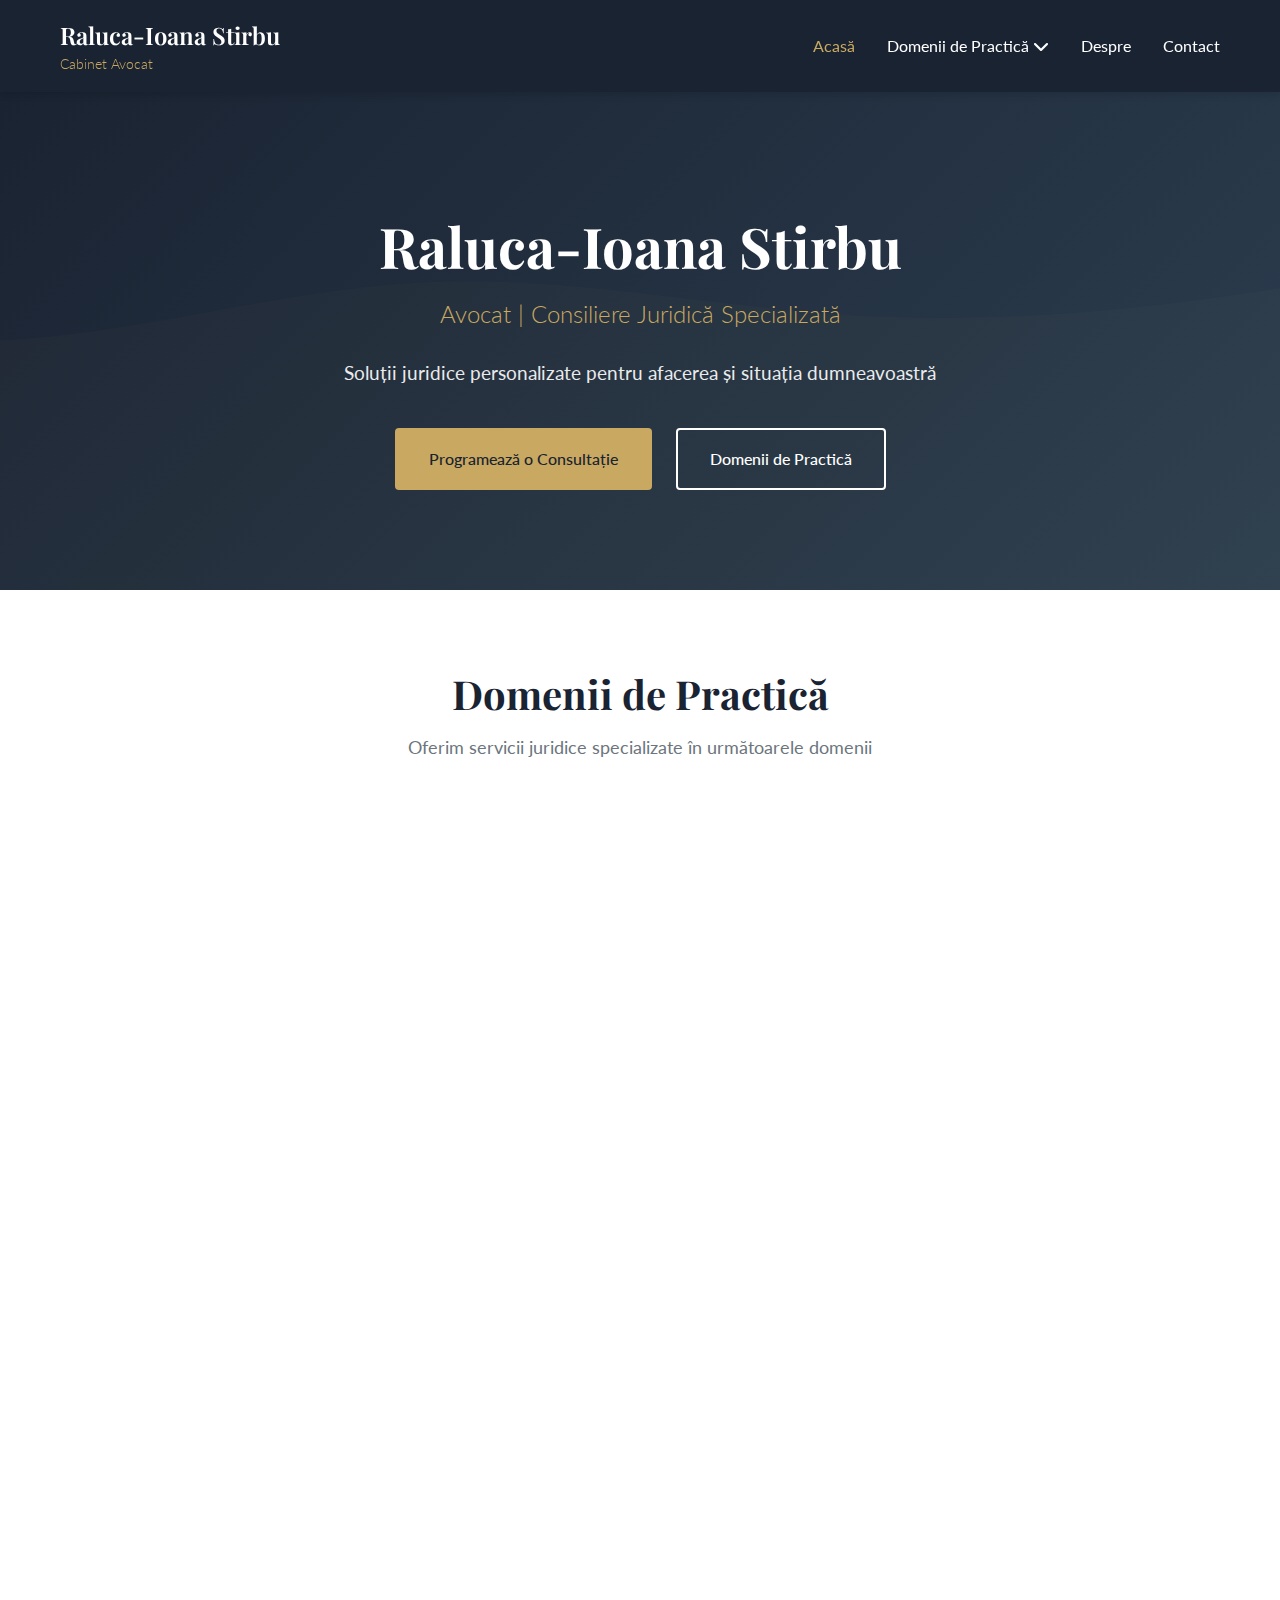
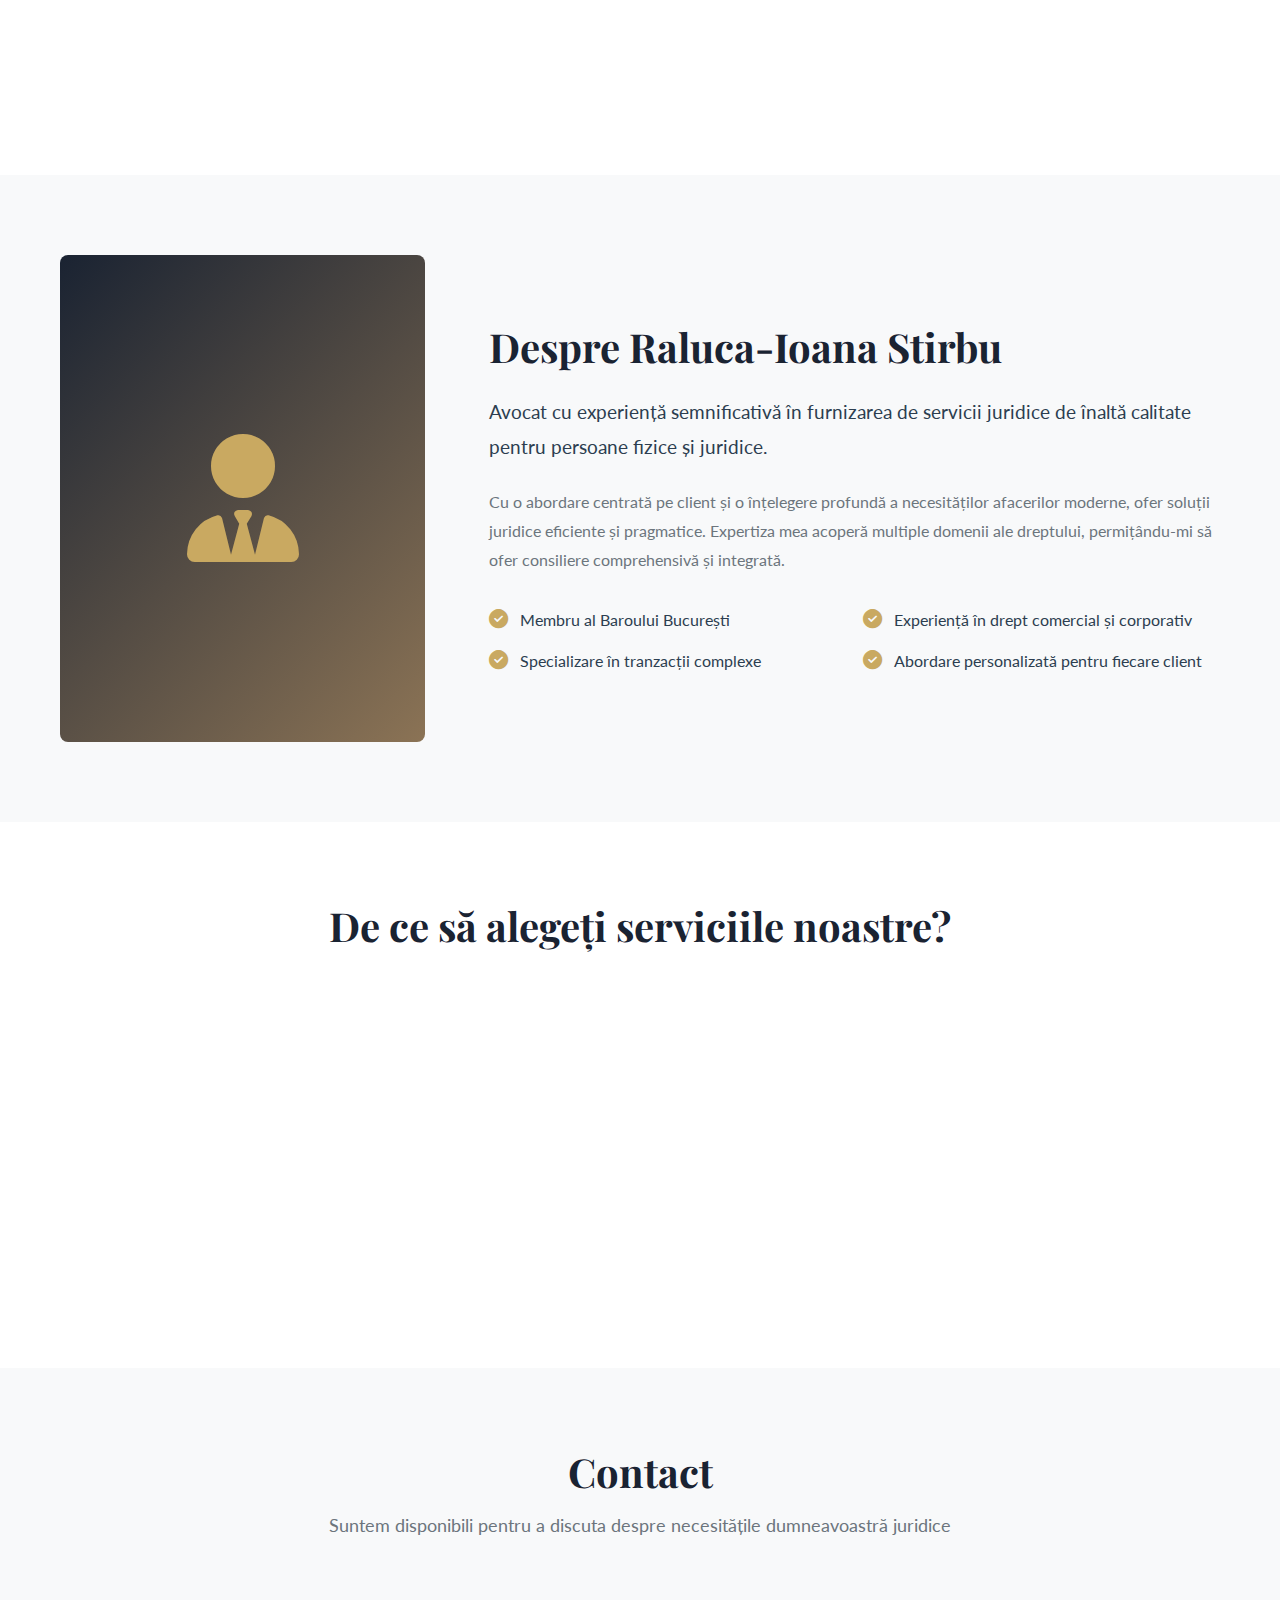
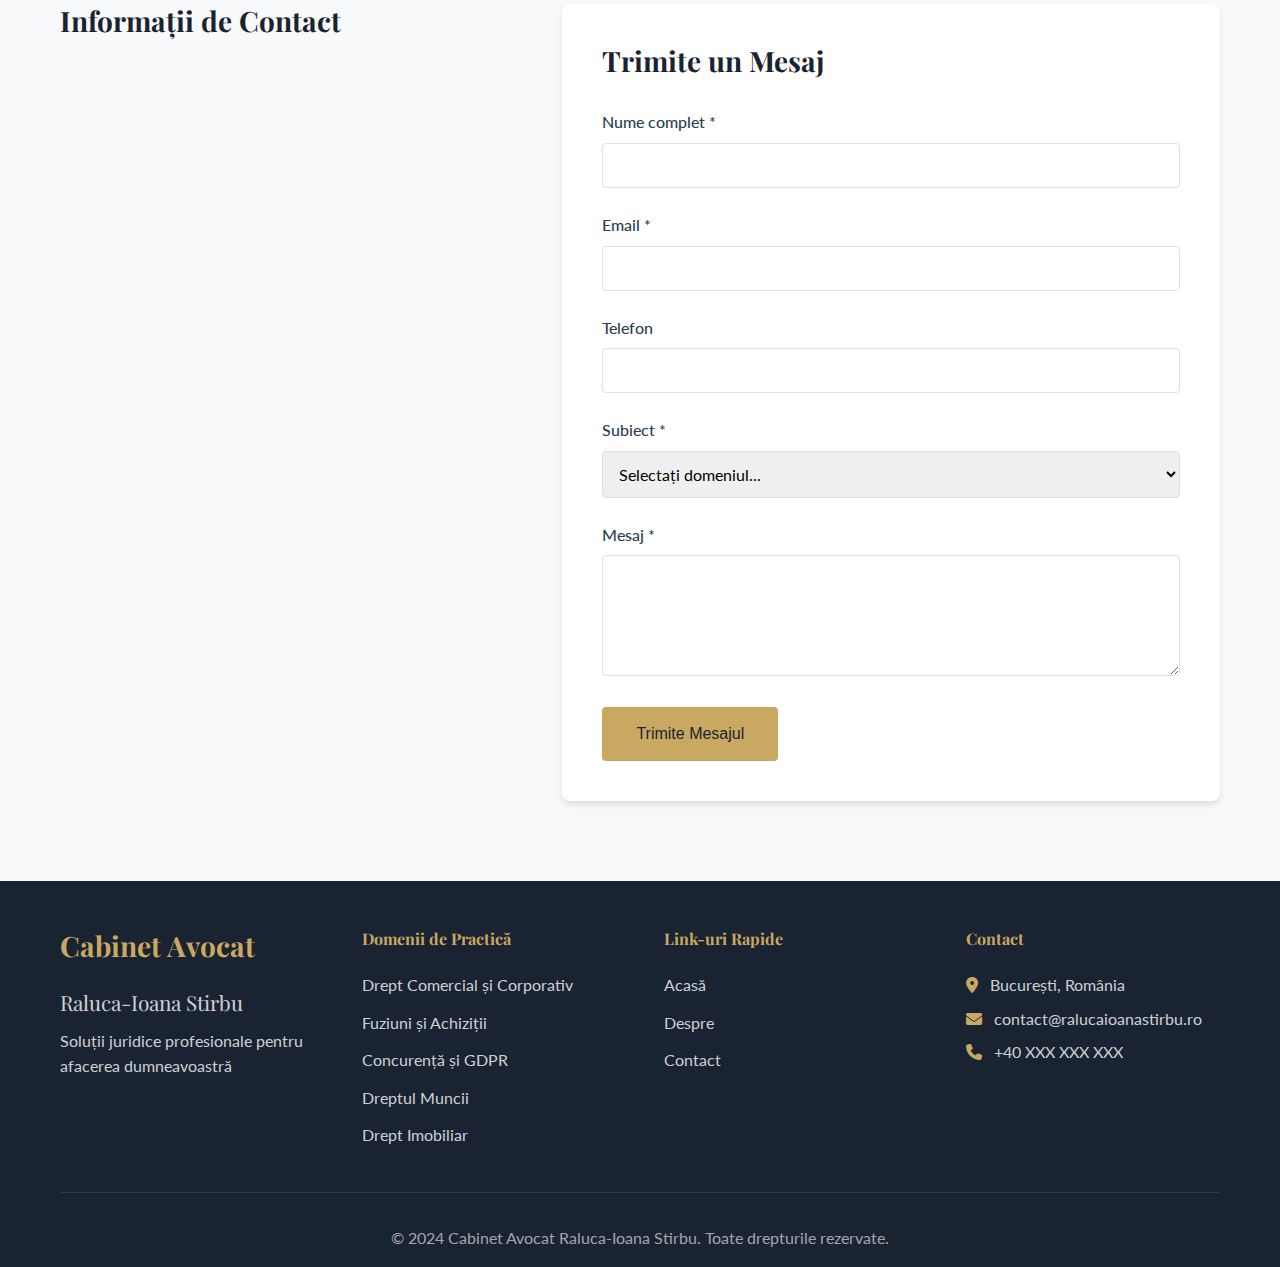
<file: index.html>
<!DOCTYPE html>
<html lang="ro">
<head>
    <meta charset="UTF-8">
    <meta name="viewport" content="width=device-width, initial-scale=1.0">
    <meta name="description" content="Cabinet Avocat Raluca-Ioana Stirbu - Servicii juridice specializate în drept comercial, corporativ, fuziuni și achiziții, GDPR, dreptul muncii și drept imobiliar.">
    <meta name="keywords" content="avocat, bucuresti, drept comercial, drept corporativ, fuziuni achizitii, GDPR, dreptul muncii, drept imobiliar">
    <title>Cabinet Avocat Raluca-Ioana Stirbu</title>
    <link rel="stylesheet" href="css/style.css">
    <link rel="preconnect" href="https://fonts.googleapis.com">
    <link rel="preconnect" href="https://fonts.gstatic.com" crossorigin>
    <link href="https://fonts.googleapis.com/css2?family=Playfair+Display:wght@400;500;600;700&family=Lato:wght@300;400;700&display=swap" rel="stylesheet">
    <link rel="stylesheet" href="https://cdn.jsdelivr.net/npm/@fortawesome/fontawesome-free@6.4.0/css/all.min.css">
</head>
<body>
    <!-- Navigation -->
    <nav class="navbar" id="navbar">
        <div class="container">
            <div class="nav-wrapper">
                <a href="index.html" class="logo">
                    <span class="logo-text">Raluca-Ioana Stirbu</span>
                    <span class="logo-subtitle">Cabinet Avocat</span>
                </a>
                <button class="mobile-menu-toggle" id="mobileMenuToggle" aria-label="Toggle menu">
                    <span></span>
                    <span></span>
                    <span></span>
                </button>
                <ul class="nav-menu" id="navMenu">
                    <li><a href="index.html" class="active">Acasă</a></li>
                    <li class="dropdown">
                        <a href="#practice-areas">Domenii de Practică <i class="fas fa-chevron-down"></i></a>
                        <ul class="dropdown-menu">
                            <li><a href="drept-comercial.html">Drept Comercial și Corporativ</a></li>
                            <li><a href="fuziuni-achizitii.html">Fuziuni și Achiziții</a></li>
                            <li><a href="concurenta-gdpr.html">Concurență și GDPR</a></li>
                            <li><a href="dreptul-muncii.html">Dreptul Muncii</a></li>
                            <li><a href="drept-imobiliar.html">Drept Imobiliar</a></li>
                        </ul>
                    </li>
                    <li><a href="#about">Despre</a></li>
                    <li><a href="#contact">Contact</a></li>
                </ul>
            </div>
        </div>
    </nav>

    <!-- Hero Section -->
    <section class="hero">
        <div class="hero-overlay"></div>
        <div class="container">
            <div class="hero-content">
                <h1 class="hero-title">Raluca-Ioana Stirbu</h1>
                <p class="hero-subtitle">Avocat | Consiliere Juridică Specializată</p>
                <p class="hero-description">
                    Soluții juridice personalizate pentru afacerea și situația dumneavoastră
                </p>
                <div class="hero-buttons">
                    <a href="#contact" class="btn btn-primary">Programează o Consultație</a>
                    <a href="#practice-areas" class="btn btn-secondary">Domenii de Practică</a>
                </div>
            </div>
        </div>
    </section>

    <!-- Practice Areas Overview -->
    <section id="practice-areas" class="practice-areas">
        <div class="container">
            <div class="section-header">
                <h2>Domenii de Practică</h2>
                <p>Oferim servicii juridice specializate în următoarele domenii</p>
            </div>
            <div class="practice-grid">
                <div class="practice-card">
                    <div class="practice-icon">
                        <i class="fas fa-briefcase"></i>
                    </div>
                    <h3>Drept Comercial și Corporativ</h3>
                    <p>Consiliere juridică pentru înființarea și administrarea societăților comerciale, contracte comerciale și conformitate legală.</p>
                    <a href="drept-comercial.html" class="practice-link">
                        Detalii <i class="fas fa-arrow-right"></i>
                    </a>
                </div>

                <div class="practice-card">
                    <div class="practice-icon">
                        <i class="fas fa-handshake"></i>
                    </div>
                    <h3>Fuziuni și Achiziții</h3>
                    <p>Asistență juridică în tranzacții complexe, due diligence, negociere și implementare de operațiuni M&A.</p>
                    <a href="fuziuni-achizitii.html" class="practice-link">
                        Detalii <i class="fas fa-arrow-right"></i>
                    </a>
                </div>

                <div class="practice-card">
                    <div class="practice-icon">
                        <i class="fas fa-shield-alt"></i>
                    </div>
                    <h3>Concurență și GDPR</h3>
                    <p>Consultanță în legislația concurenței și protecția datelor cu caracter personal, implementare GDPR.</p>
                    <a href="concurenta-gdpr.html" class="practice-link">
                        Detalii <i class="fas fa-arrow-right"></i>
                    </a>
                </div>

                <div class="practice-card">
                    <div class="practice-icon">
                        <i class="fas fa-users"></i>
                    </div>
                    <h3>Dreptul Muncii</h3>
                    <p>Asistență juridică în relațiile de muncă, contracte individuale și colective, litigii și conformitate HR.</p>
                    <a href="dreptul-muncii.html" class="practice-link">
                        Detalii <i class="fas fa-arrow-right"></i>
                    </a>
                </div>

                <div class="practice-card">
                    <div class="practice-icon">
                        <i class="fas fa-home"></i>
                    </div>
                    <h3>Drept Imobiliar</h3>
                    <p>Consultanță juridică în tranzacții imobiliare, verificări cadastrale, contracte și litigii imobiliare.</p>
                    <a href="drept-imobiliar.html" class="practice-link">
                        Detalii <i class="fas fa-arrow-right"></i>
                    </a>
                </div>

                <div class="practice-card practice-card-highlight">
                    <div class="practice-icon">
                        <i class="fas fa-gavel"></i>
                    </div>
                    <h3>Consultanță Personalizată</h3>
                    <p>Fiecare caz este unic. Oferim soluții juridice adaptate specific nevoilor dumneavoastră.</p>
                    <a href="#contact" class="practice-link">
                        Contactați-ne <i class="fas fa-arrow-right"></i>
                    </a>
                </div>
            </div>
        </div>
    </section>

    <!-- About Section -->
    <section id="about" class="about">
        <div class="container">
            <div class="about-content">
                <div class="about-image">
                    <div class="image-placeholder">
                        <i class="fas fa-user-tie"></i>
                    </div>
                </div>
                <div class="about-text">
                    <h2>Despre Raluca-Ioana Stirbu</h2>
                    <p class="lead">
                        Avocat cu experiență semnificativă în furnizarea de servicii juridice de înaltă calitate 
                        pentru persoane fizice și juridice.
                    </p>
                    <p>
                        Cu o abordare centrată pe client și o înțelegere profundă a necesităților afacerilor 
                        moderne, ofer soluții juridice eficiente și pragmatice. Expertiza mea acoperă multiple 
                        domenii ale dreptului, permițându-mi să ofer consiliere comprehensivă și integrată.
                    </p>
                    <div class="about-highlights">
                        <div class="highlight-item">
                            <i class="fas fa-check-circle"></i>
                            <span>Membru al Baroului București</span>
                        </div>
                        <div class="highlight-item">
                            <i class="fas fa-check-circle"></i>
                            <span>Experiență în drept comercial și corporativ</span>
                        </div>
                        <div class="highlight-item">
                            <i class="fas fa-check-circle"></i>
                            <span>Specializare în tranzacții complexe</span>
                        </div>
                        <div class="highlight-item">
                            <i class="fas fa-check-circle"></i>
                            <span>Abordare personalizată pentru fiecare client</span>
                        </div>
                    </div>
                </div>
            </div>
        </div>
    </section>

    <!-- Why Choose Us -->
    <section class="why-choose">
        <div class="container">
            <div class="section-header">
                <h2>De ce să alegeți serviciile noastre?</h2>
            </div>
            <div class="features-grid">
                <div class="feature-item">
                    <div class="feature-icon">
                        <i class="fas fa-user-check"></i>
                    </div>
                    <h3>Abordare Personalizată</h3>
                    <p>Fiecare caz este tratat cu atenție individuală, oferind soluții adaptate specific nevoilor dumneavoastră.</p>
                </div>
                <div class="feature-item">
                    <div class="feature-icon">
                        <i class="fas fa-clock"></i>
                    </div>
                    <h3>Răspuns Rapid</h3>
                    <p>Înțelegem importanța timpului în business și oferim consultanță promptă și eficientă.</p>
                </div>
                <div class="feature-item">
                    <div class="feature-icon">
                        <i class="fas fa-lightbulb"></i>
                    </div>
                    <h3>Soluții Pragmatice</h3>
                    <p>Combinăm expertiza juridică cu înțelegerea realităților business pentru soluții aplicabile.</p>
                </div>
                <div class="feature-item">
                    <div class="feature-icon">
                        <i class="fas fa-handshake"></i>
                    </div>
                    <h3>Confidențialitate</h3>
                    <p>Respectăm în totalitate confidențialitatea informațiilor primite de la clienți.</p>
                </div>
            </div>
        </div>
    </section>

    <!-- Contact Section -->
    <section id="contact" class="contact">
        <div class="container">
            <div class="section-header">
                <h2>Contact</h2>
                <p>Suntem disponibili pentru a discuta despre necesitățile dumneavoastră juridice</p>
            </div>
            <div class="contact-content">
                <div class="contact-info">
                    <h3>Informații de Contact</h3>
                    <div class="contact-item">
                        <i class="fas fa-map-marker-alt"></i>
                        <div>
                            <h4>Adresă</h4>
                            <p>București, România</p>
                        </div>
                    </div>
                    <div class="contact-item">
                        <i class="fas fa-phone"></i>
                        <div>
                            <h4>Telefon</h4>
                            <p><a href="tel:+40">+40 XXX XXX XXX</a></p>
                        </div>
                    </div>
                    <div class="contact-item">
                        <i class="fas fa-envelope"></i>
                        <div>
                            <h4>Email</h4>
                            <p><a href="mailto:contact@ralucaioanastirbu.ro">contact@ralucaioanastirbu.ro</a></p>
                        </div>
                    </div>
                    <div class="contact-item">
                        <i class="fas fa-clock"></i>
                        <div>
                            <h4>Program</h4>
                            <p>Luni - Vineri: 9:00 - 18:00</p>
                        </div>
                    </div>
                </div>

                <div class="contact-form-wrapper">
                    <h3>Trimite un Mesaj</h3>
                    <form id="contactForm" class="contact-form">
                        <div class="form-group">
                            <label for="name">Nume complet *</label>
                            <input type="text" id="name" name="name" required>
                        </div>
                        <div class="form-group">
                            <label for="email">Email *</label>
                            <input type="email" id="email" name="email" required>
                        </div>
                        <div class="form-group">
                            <label for="phone">Telefon</label>
                            <input type="tel" id="phone" name="phone">
                        </div>
                        <div class="form-group">
                            <label for="subject">Subiect *</label>
                            <select id="subject" name="subject" required>
                                <option value="">Selectați domeniul...</option>
                                <option value="comercial">Drept Comercial și Corporativ</option>
                                <option value="fuziuni">Fuziuni și Achiziții</option>
                                <option value="gdpr">Concurență și GDPR</option>
                                <option value="munca">Dreptul Muncii</option>
                                <option value="imobiliar">Drept Imobiliar</option>
                                <option value="altele">Altele</option>
                            </select>
                        </div>
                        <div class="form-group">
                            <label for="message">Mesaj *</label>
                            <textarea id="message" name="message" rows="5" required></textarea>
                        </div>
                        <button type="submit" class="btn btn-primary">Trimite Mesajul</button>
                        <div id="formMessage" class="form-message"></div>
                    </form>
                </div>
            </div>
        </div>
    </section>

    <!-- Footer -->
    <footer class="footer">
        <div class="container">
            <div class="footer-content">
                <div class="footer-section">
                    <h3>Cabinet Avocat</h3>
                    <p class="footer-logo">Raluca-Ioana Stirbu</p>
                    <p>Soluții juridice profesionale pentru afacerea dumneavoastră</p>
                </div>
                <div class="footer-section">
                    <h4>Domenii de Practică</h4>
                    <ul>
                        <li><a href="drept-comercial.html">Drept Comercial și Corporativ</a></li>
                        <li><a href="fuziuni-achizitii.html">Fuziuni și Achiziții</a></li>
                        <li><a href="concurenta-gdpr.html">Concurență și GDPR</a></li>
                        <li><a href="dreptul-muncii.html">Dreptul Muncii</a></li>
                        <li><a href="drept-imobiliar.html">Drept Imobiliar</a></li>
                    </ul>
                </div>
                <div class="footer-section">
                    <h4>Link-uri Rapide</h4>
                    <ul>
                        <li><a href="index.html">Acasă</a></li>
                        <li><a href="#about">Despre</a></li>
                        <li><a href="#contact">Contact</a></li>
                    </ul>
                </div>
                <div class="footer-section">
                    <h4>Contact</h4>
                    <p><i class="fas fa-map-marker-alt"></i> București, România</p>
                    <p><i class="fas fa-envelope"></i> contact@ralucaioanastirbu.ro</p>
                    <p><i class="fas fa-phone"></i> +40 XXX XXX XXX</p>
                </div>
            </div>
            <div class="footer-bottom">
                <p>&copy; 2024 Cabinet Avocat Raluca-Ioana Stirbu. Toate drepturile rezervate.</p>
            </div>
        </div>
    </footer>

    <script src="js/main.js"></script>
</body>
</html>
</file>
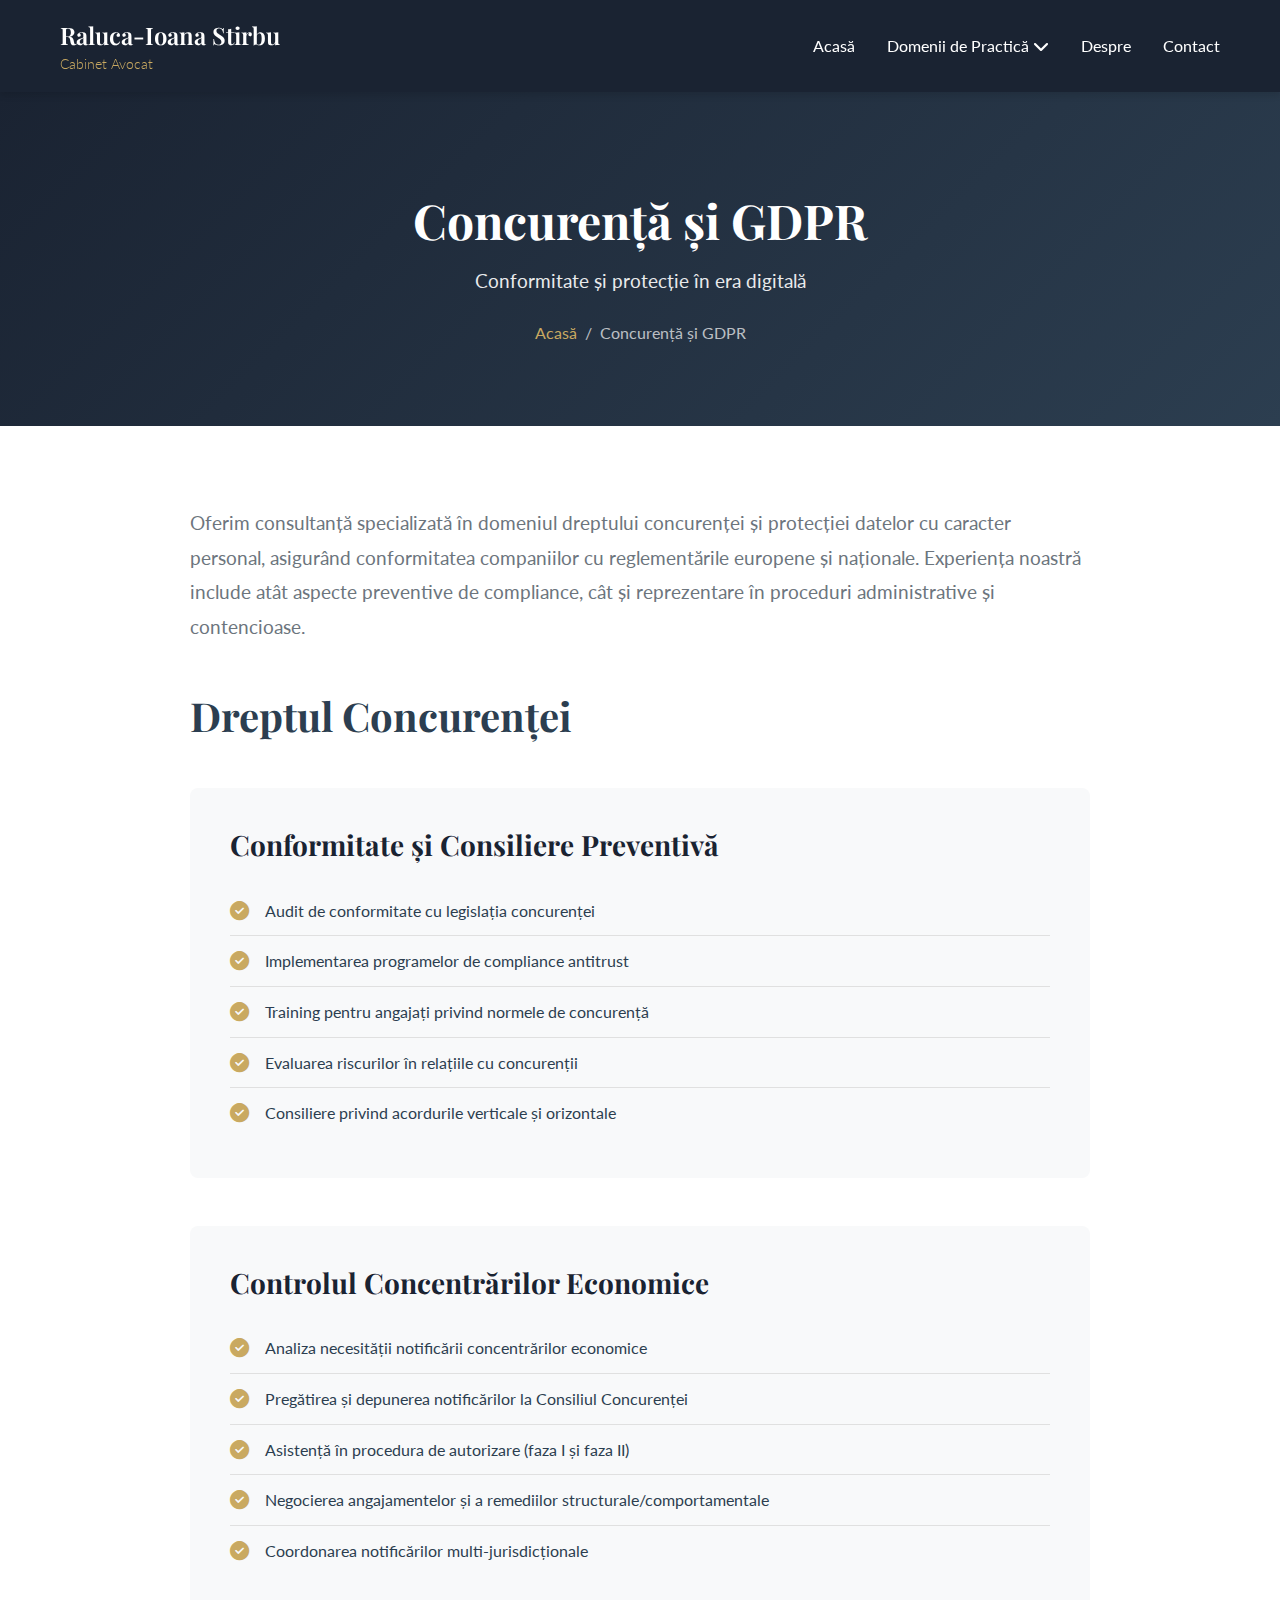
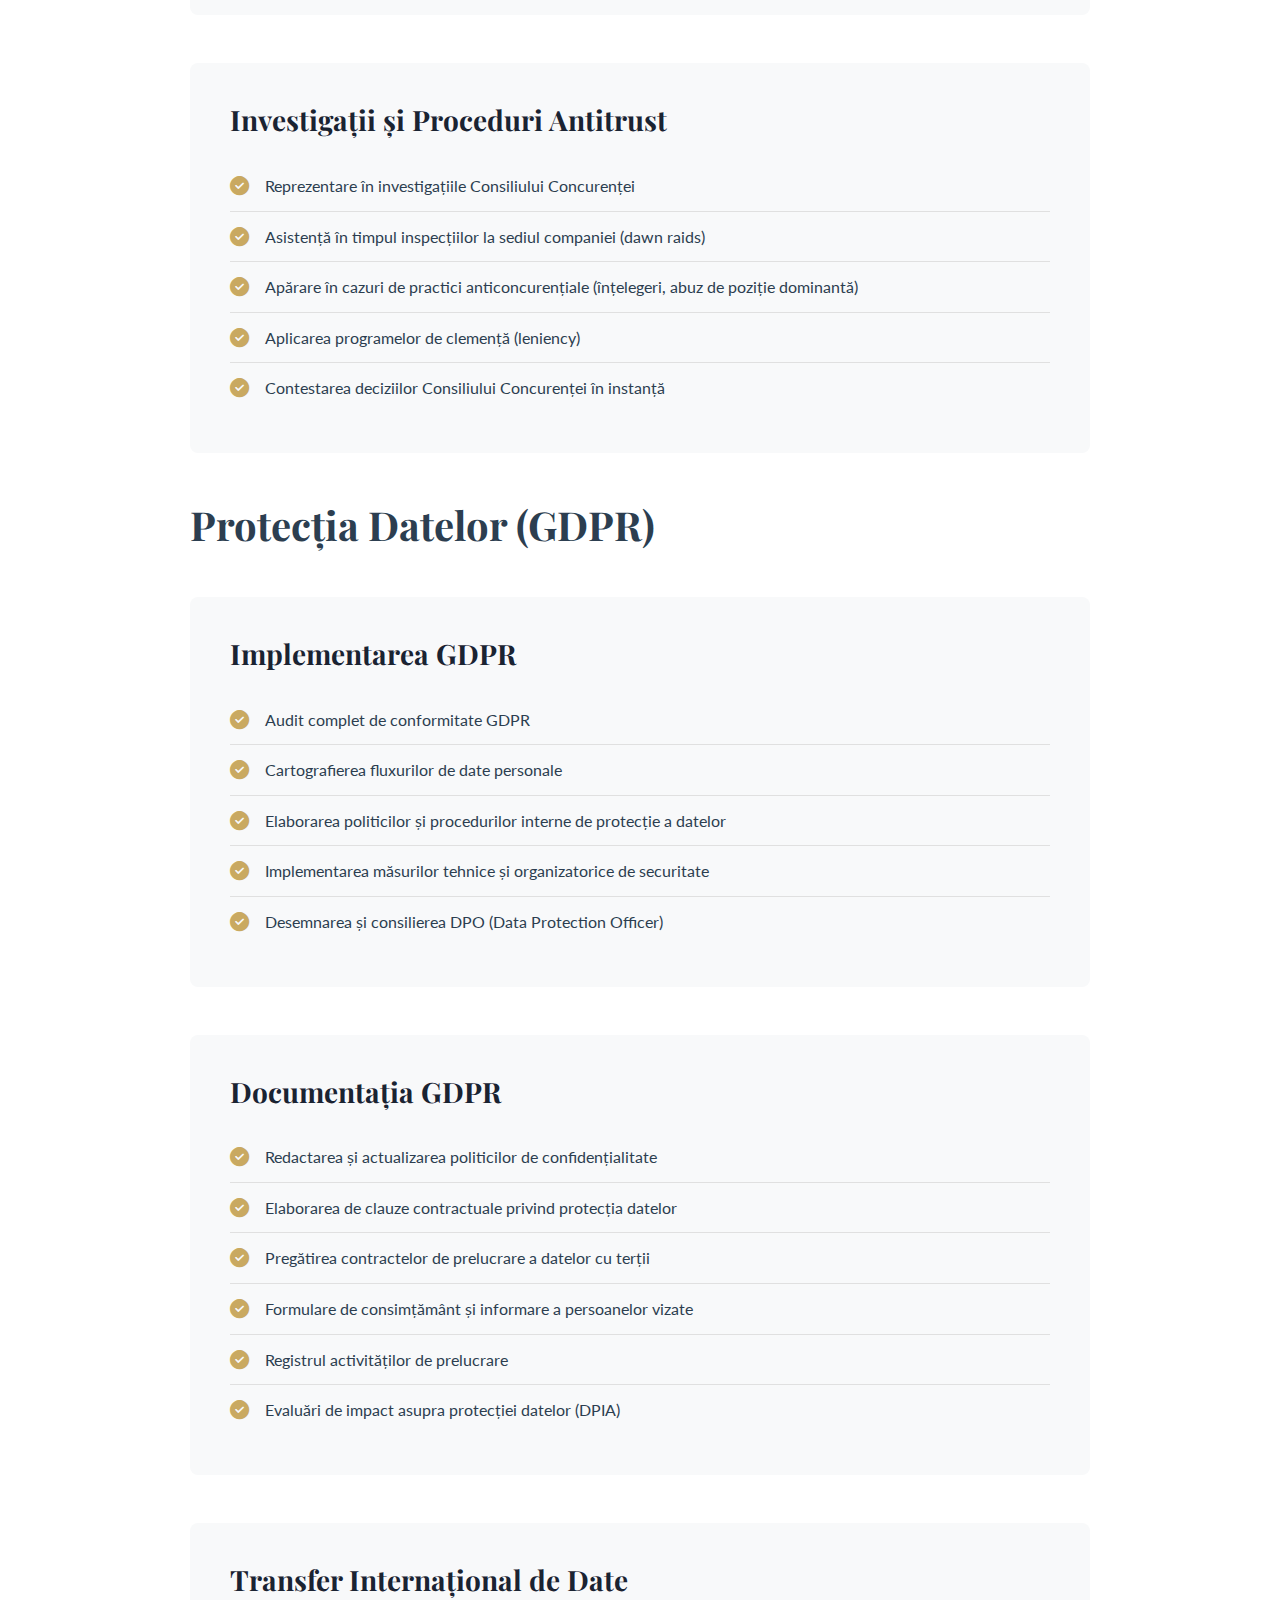
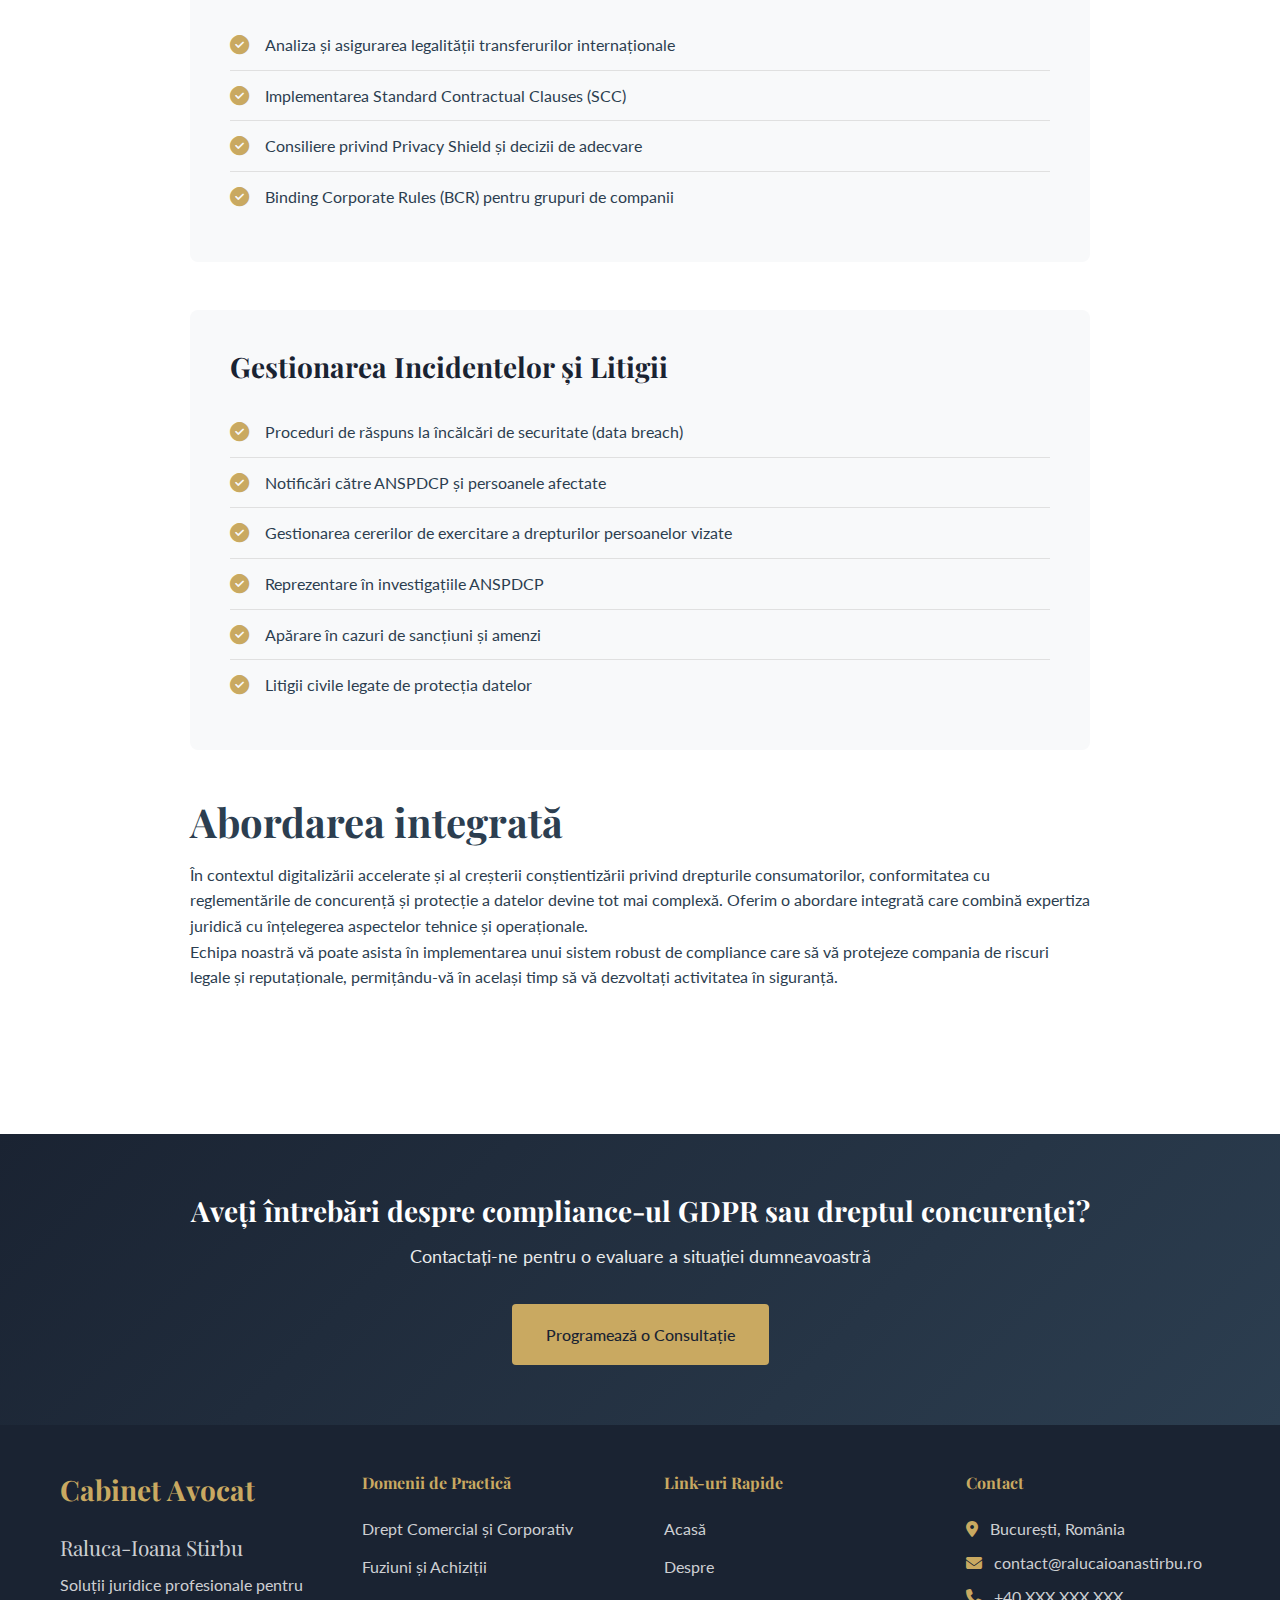
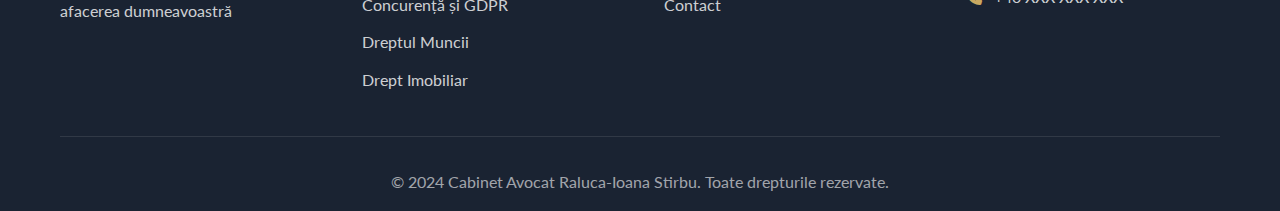
<file: concurenta-gdpr.html>
<!DOCTYPE html>
<html lang="ro">
<head>
    <meta charset="UTF-8">
    <meta name="viewport" content="width=device-width, initial-scale=1.0">
    <meta name="description" content="Servicii juridice specializate în concurență și GDPR - Cabinet Avocat Raluca-Ioana Stirbu">
    <title>Concurență și GDPR | Raluca-Ioana Stirbu</title>
    <link rel="stylesheet" href="css/style.css">
    <link rel="preconnect" href="https://fonts.googleapis.com">
    <link rel="preconnect" href="https://fonts.gstatic.com" crossorigin>
    <link href="https://fonts.googleapis.com/css2?family=Playfair+Display:wght@400;500;600;700&family=Lato:wght@300;400;700&display=swap" rel="stylesheet">
    <link rel="stylesheet" href="https://cdn.jsdelivr.net/npm/@fortawesome/fontawesome-free@6.4.0/css/all.min.css">
</head>
<body>
    <!-- Navigation -->
    <nav class="navbar" id="navbar">
        <div class="container">
            <div class="nav-wrapper">
                <a href="index.html" class="logo">
                    <span class="logo-text">Raluca-Ioana Stirbu</span>
                    <span class="logo-subtitle">Cabinet Avocat</span>
                </a>
                <button class="mobile-menu-toggle" id="mobileMenuToggle" aria-label="Toggle menu">
                    <span></span>
                    <span></span>
                    <span></span>
                </button>
                <ul class="nav-menu" id="navMenu">
                    <li><a href="index.html">Acasă</a></li>
                    <li class="dropdown">
                        <a href="index.html#practice-areas">Domenii de Practică <i class="fas fa-chevron-down"></i></a>
                        <ul class="dropdown-menu">
                            <li><a href="drept-comercial.html">Drept Comercial și Corporativ</a></li>
                            <li><a href="fuziuni-achizitii.html">Fuziuni și Achiziții</a></li>
                            <li><a href="concurenta-gdpr.html" class="active">Concurență și GDPR</a></li>
                            <li><a href="dreptul-muncii.html">Dreptul Muncii</a></li>
                            <li><a href="drept-imobiliar.html">Drept Imobiliar</a></li>
                        </ul>
                    </li>
                    <li><a href="index.html#about">Despre</a></li>
                    <li><a href="index.html#contact">Contact</a></li>
                </ul>
            </div>
        </div>
    </nav>

    <!-- Page Hero -->
    <section class="page-hero">
        <div class="container">
            <h1>Concurență și GDPR</h1>
            <p>Conformitate și protecție în era digitală</p>
            <div class="breadcrumb">
                <a href="index.html">Acasă</a>
                <span>/</span>
                <span>Concurență și GDPR</span>
            </div>
        </div>
    </section>

    <!-- Practice Detail Content -->
    <section class="practice-detail">
        <div class="container">
            <div class="practice-detail-content">
                <p class="practice-intro">
                    Oferim consultanță specializată în domeniul dreptului concurenței și protecției 
                    datelor cu caracter personal, asigurând conformitatea companiilor cu reglementările 
                    europene și naționale. Experiența noastră include atât aspecte preventive de 
                    compliance, cât și reprezentare în proceduri administrative și contencioase.
                </p>

                <h2>Dreptul Concurenței</h2>
                <div class="services-list">
                    <h3>Conformitate și Consiliere Preventivă</h3>
                    <ul>
                        <li>
                            <i class="fas fa-check-circle"></i>
                            <span>Audit de conformitate cu legislația concurenței</span>
                        </li>
                        <li>
                            <i class="fas fa-check-circle"></i>
                            <span>Implementarea programelor de compliance antitrust</span>
                        </li>
                        <li>
                            <i class="fas fa-check-circle"></i>
                            <span>Training pentru angajați privind normele de concurență</span>
                        </li>
                        <li>
                            <i class="fas fa-check-circle"></i>
                            <span>Evaluarea riscurilor în relațiile cu concurenții</span>
                        </li>
                        <li>
                            <i class="fas fa-check-circle"></i>
                            <span>Consiliere privind acordurile verticale și orizontale</span>
                        </li>
                    </ul>
                </div>

                <div class="services-list">
                    <h3>Controlul Concentrărilor Economice</h3>
                    <ul>
                        <li>
                            <i class="fas fa-check-circle"></i>
                            <span>Analiza necesității notificării concentrărilor economice</span>
                        </li>
                        <li>
                            <i class="fas fa-check-circle"></i>
                            <span>Pregătirea și depunerea notificărilor la Consiliul Concurenței</span>
                        </li>
                        <li>
                            <i class="fas fa-check-circle"></i>
                            <span>Asistență în procedura de autorizare (faza I și faza II)</span>
                        </li>
                        <li>
                            <i class="fas fa-check-circle"></i>
                            <span>Negocierea angajamentelor și a remediilor structurale/comportamentale</span>
                        </li>
                        <li>
                            <i class="fas fa-check-circle"></i>
                            <span>Coordonarea notificărilor multi-jurisdicționale</span>
                        </li>
                    </ul>
                </div>

                <div class="services-list">
                    <h3>Investigații și Proceduri Antitrust</h3>
                    <ul>
                        <li>
                            <i class="fas fa-check-circle"></i>
                            <span>Reprezentare în investigațiile Consiliului Concurenței</span>
                        </li>
                        <li>
                            <i class="fas fa-check-circle"></i>
                            <span>Asistență în timpul inspecțiilor la sediul companiei (dawn raids)</span>
                        </li>
                        <li>
                            <i class="fas fa-check-circle"></i>
                            <span>Apărare în cazuri de practici anticoncurențiale (înțelegeri, abuz de poziție dominantă)</span>
                        </li>
                        <li>
                            <i class="fas fa-check-circle"></i>
                            <span>Aplicarea programelor de clemență (leniency)</span>
                        </li>
                        <li>
                            <i class="fas fa-check-circle"></i>
                            <span>Contestarea deciziilor Consiliului Concurenței în instanță</span>
                        </li>
                    </ul>
                </div>

                <h2>Protecția Datelor (GDPR)</h2>
                <div class="services-list">
                    <h3>Implementarea GDPR</h3>
                    <ul>
                        <li>
                            <i class="fas fa-check-circle"></i>
                            <span>Audit complet de conformitate GDPR</span>
                        </li>
                        <li>
                            <i class="fas fa-check-circle"></i>
                            <span>Cartografierea fluxurilor de date personale</span>
                        </li>
                        <li>
                            <i class="fas fa-check-circle"></i>
                            <span>Elaborarea politicilor și procedurilor interne de protecție a datelor</span>
                        </li>
                        <li>
                            <i class="fas fa-check-circle"></i>
                            <span>Implementarea măsurilor tehnice și organizatorice de securitate</span>
                        </li>
                        <li>
                            <i class="fas fa-check-circle"></i>
                            <span>Desemnarea și consilierea DPO (Data Protection Officer)</span>
                        </li>
                    </ul>
                </div>

                <div class="services-list">
                    <h3>Documentația GDPR</h3>
                    <ul>
                        <li>
                            <i class="fas fa-check-circle"></i>
                            <span>Redactarea și actualizarea politicilor de confidențialitate</span>
                        </li>
                        <li>
                            <i class="fas fa-check-circle"></i>
                            <span>Elaborarea de clauze contractuale privind protecția datelor</span>
                        </li>
                        <li>
                            <i class="fas fa-check-circle"></i>
                            <span>Pregătirea contractelor de prelucrare a datelor cu terții</span>
                        </li>
                        <li>
                            <i class="fas fa-check-circle"></i>
                            <span>Formulare de consimțământ și informare a persoanelor vizate</span>
                        </li>
                        <li>
                            <i class="fas fa-check-circle"></i>
                            <span>Registrul activităților de prelucrare</span>
                        </li>
                        <li>
                            <i class="fas fa-check-circle"></i>
                            <span>Evaluări de impact asupra protecției datelor (DPIA)</span>
                        </li>
                    </ul>
                </div>

                <div class="services-list">
                    <h3>Transfer Internațional de Date</h3>
                    <ul>
                        <li>
                            <i class="fas fa-check-circle"></i>
                            <span>Analiza și asigurarea legalității transferurilor internaționale</span>
                        </li>
                        <li>
                            <i class="fas fa-check-circle"></i>
                            <span>Implementarea Standard Contractual Clauses (SCC)</span>
                        </li>
                        <li>
                            <i class="fas fa-check-circle"></i>
                            <span>Consiliere privind Privacy Shield și decizii de adecvare</span>
                        </li>
                        <li>
                            <i class="fas fa-check-circle"></i>
                            <span>Binding Corporate Rules (BCR) pentru grupuri de companii</span>
                        </li>
                    </ul>
                </div>

                <div class="services-list">
                    <h3>Gestionarea Incidentelor și Litigii</h3>
                    <ul>
                        <li>
                            <i class="fas fa-check-circle"></i>
                            <span>Proceduri de răspuns la încălcări de securitate (data breach)</span>
                        </li>
                        <li>
                            <i class="fas fa-check-circle"></i>
                            <span>Notificări către ANSPDCP și persoanele afectate</span>
                        </li>
                        <li>
                            <i class="fas fa-check-circle"></i>
                            <span>Gestionarea cererilor de exercitare a drepturilor persoanelor vizate</span>
                        </li>
                        <li>
                            <i class="fas fa-check-circle"></i>
                            <span>Reprezentare în investigațiile ANSPDCP</span>
                        </li>
                        <li>
                            <i class="fas fa-check-circle"></i>
                            <span>Apărare în cazuri de sancțiuni și amenzi</span>
                        </li>
                        <li>
                            <i class="fas fa-check-circle"></i>
                            <span>Litigii civile legate de protecția datelor</span>
                        </li>
                    </ul>
                </div>

                <h2>Abordarea integrată</h2>
                <p>
                    În contextul digitalizării accelerate și al creșterii conștientizării privind 
                    drepturile consumatorilor, conformitatea cu reglementările de concurență și 
                    protecție a datelor devine tot mai complexă. Oferim o abordare integrată care 
                    combină expertiza juridică cu înțelegerea aspectelor tehnice și operaționale.
                </p>
                <p>
                    Echipa noastră vă poate asista în implementarea unui sistem robust de compliance 
                    care să vă protejeze compania de riscuri legale și reputaționale, permițându-vă 
                    în același timp să vă dezvoltați activitatea în siguranță.
                </p>
            </div>
        </div>
    </section>

    <!-- CTA Section -->
    <section class="cta-section">
        <div class="container">
            <h3>Aveți întrebări despre compliance-ul GDPR sau dreptul concurenței?</h3>
            <p>Contactați-ne pentru o evaluare a situației dumneavoastră</p>
            <a href="index.html#contact" class="btn btn-primary">Programează o Consultație</a>
        </div>
    </section>

    <!-- Footer -->
    <footer class="footer">
        <div class="container">
            <div class="footer-content">
                <div class="footer-section">
                    <h3>Cabinet Avocat</h3>
                    <p class="footer-logo">Raluca-Ioana Stirbu</p>
                    <p>Soluții juridice profesionale pentru afacerea dumneavoastră</p>
                </div>
                <div class="footer-section">
                    <h4>Domenii de Practică</h4>
                    <ul>
                        <li><a href="drept-comercial.html">Drept Comercial și Corporativ</a></li>
                        <li><a href="fuziuni-achizitii.html">Fuziuni și Achiziții</a></li>
                        <li><a href="concurenta-gdpr.html">Concurență și GDPR</a></li>
                        <li><a href="dreptul-muncii.html">Dreptul Muncii</a></li>
                        <li><a href="drept-imobiliar.html">Drept Imobiliar</a></li>
                    </ul>
                </div>
                <div class="footer-section">
                    <h4>Link-uri Rapide</h4>
                    <ul>
                        <li><a href="index.html">Acasă</a></li>
                        <li><a href="index.html#about">Despre</a></li>
                        <li><a href="index.html#contact">Contact</a></li>
                    </ul>
                </div>
                <div class="footer-section">
                    <h4>Contact</h4>
                    <p><i class="fas fa-map-marker-alt"></i> București, România</p>
                    <p><i class="fas fa-envelope"></i> contact@ralucaioanastirbu.ro</p>
                    <p><i class="fas fa-phone"></i> +40 XXX XXX XXX</p>
                </div>
            </div>
            <div class="footer-bottom">
                <p>&copy; 2024 Cabinet Avocat Raluca-Ioana Stirbu. Toate drepturile rezervate.</p>
            </div>
        </div>
    </footer>

    <script src="js/main.js"></script>
</body>
</html>
</file>
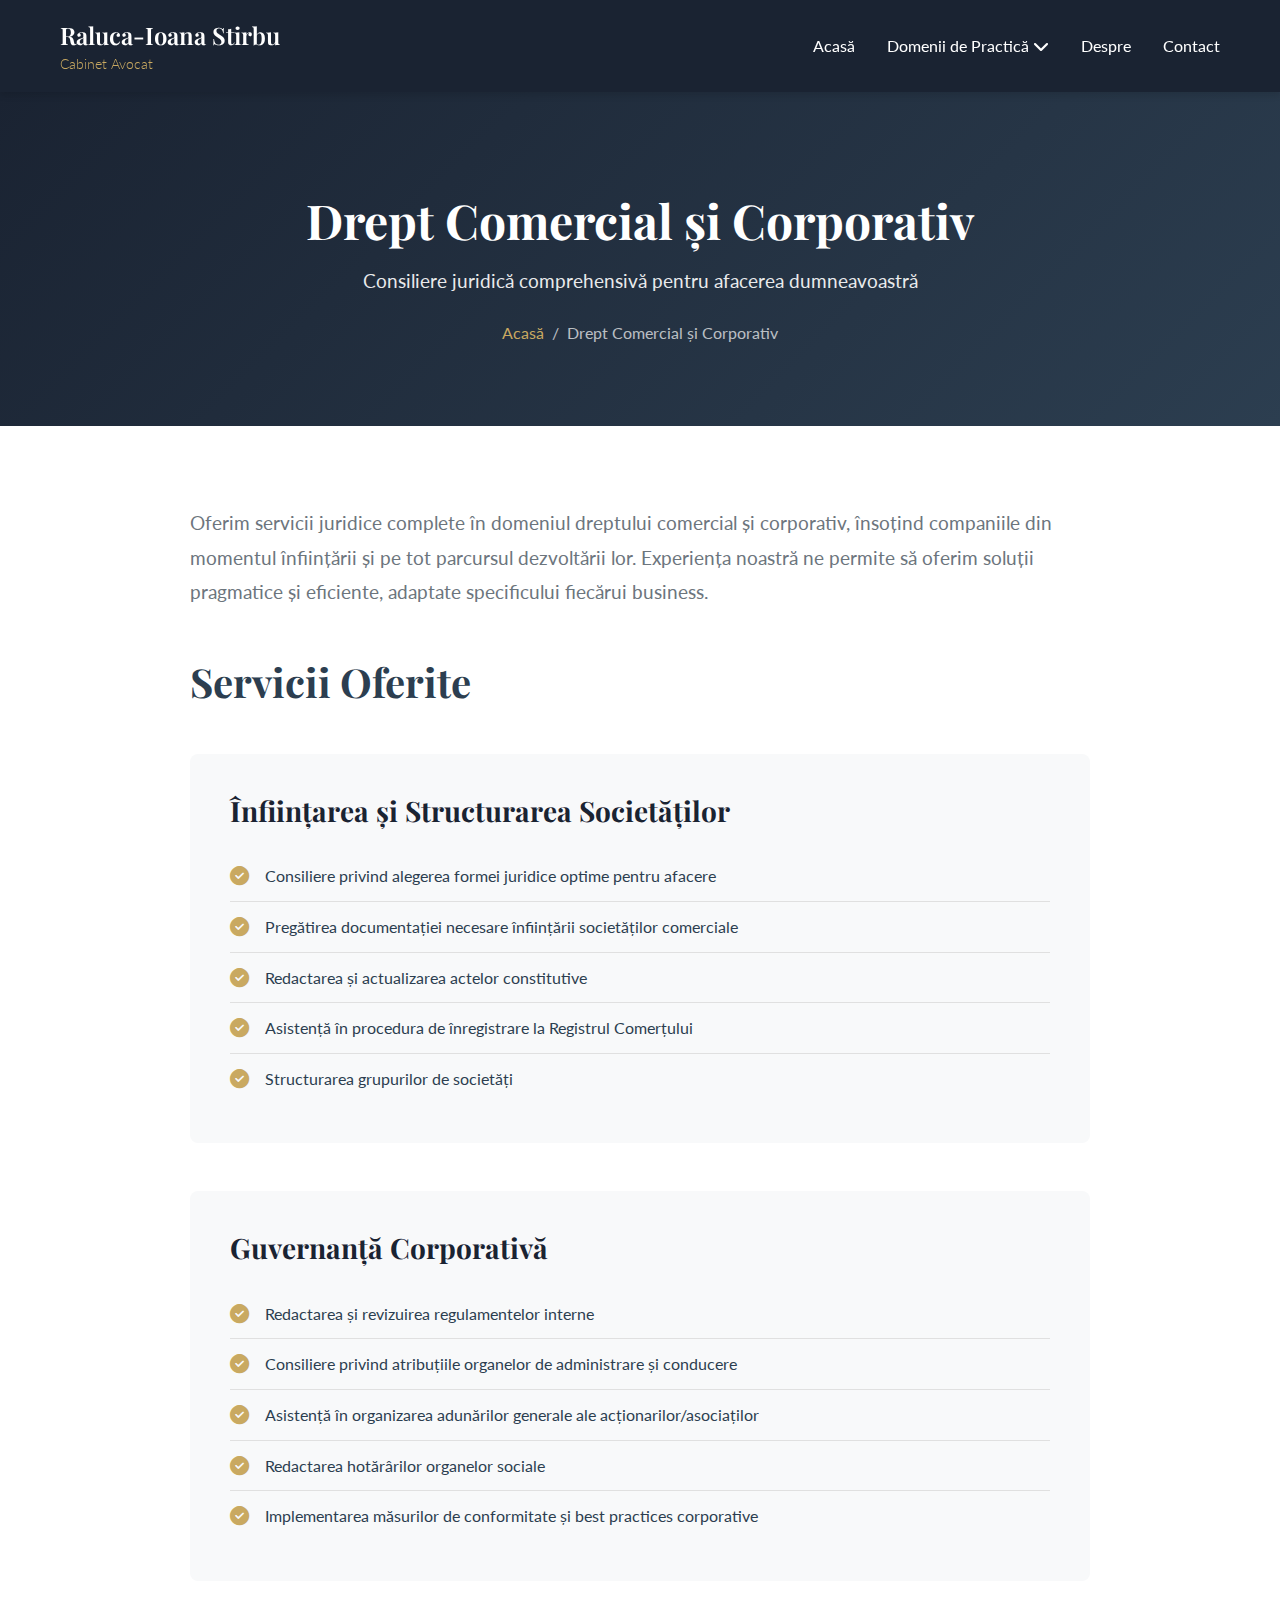
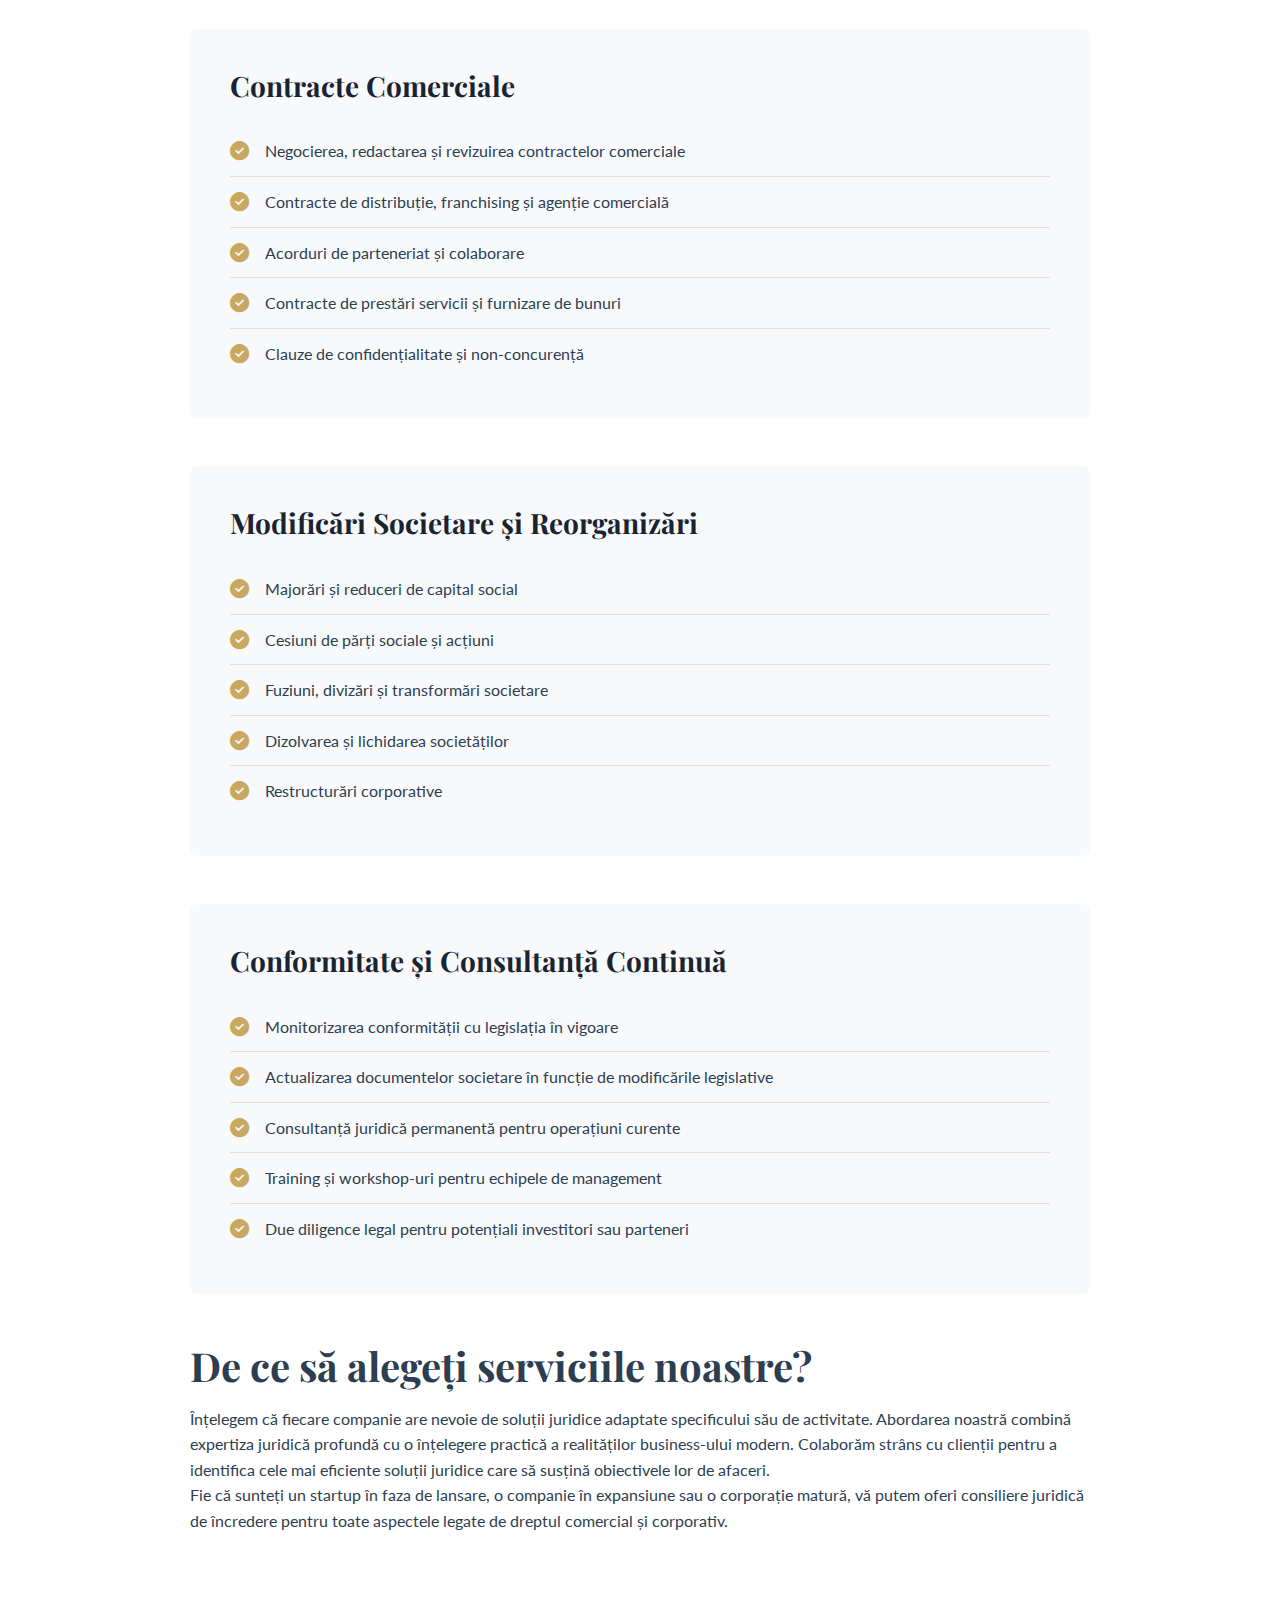
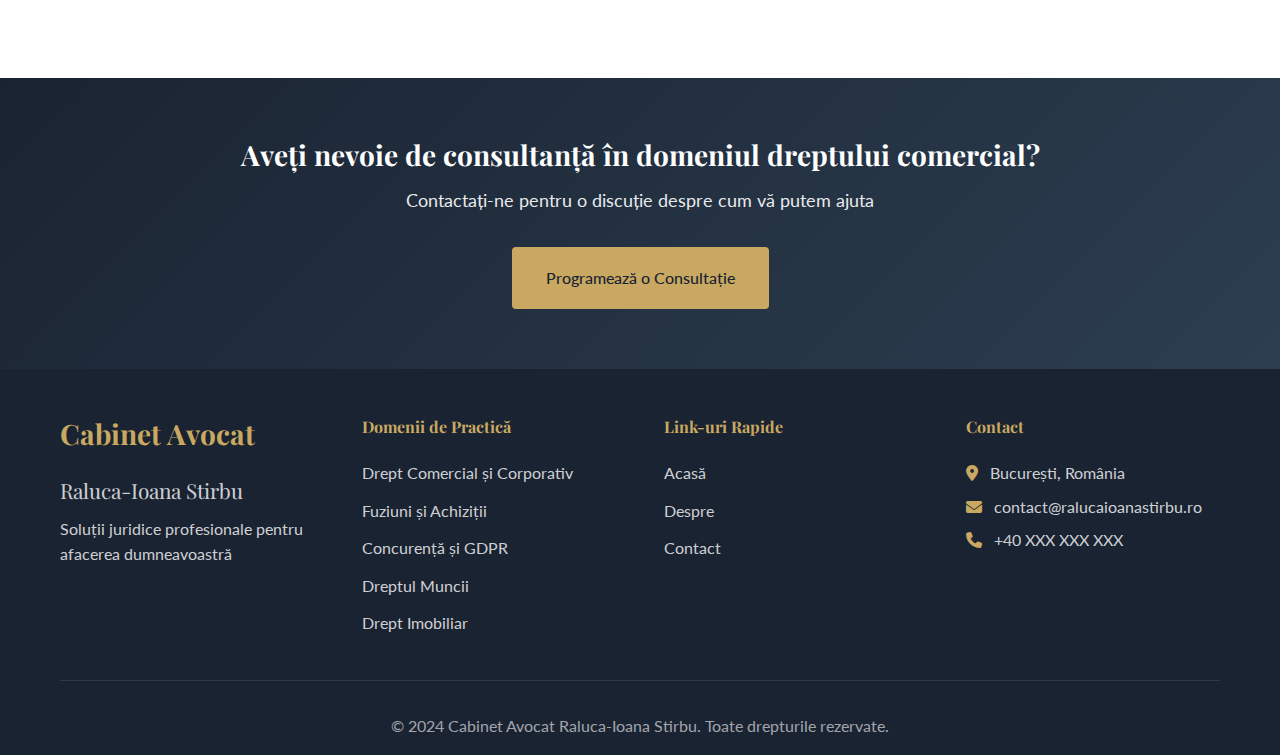
<file: drept-comercial.html>
<!DOCTYPE html>
<html lang="ro">
<head>
    <meta charset="UTF-8">
    <meta name="viewport" content="width=device-width, initial-scale=1.0">
    <meta name="description" content="Servicii juridice specializate în drept comercial și corporativ - Cabinet Avocat Raluca-Ioana Stirbu">
    <title>Drept Comercial și Corporativ | Raluca-Ioana Stirbu</title>
    <link rel="stylesheet" href="css/style.css">
    <link rel="preconnect" href="https://fonts.googleapis.com">
    <link rel="preconnect" href="https://fonts.gstatic.com" crossorigin>
    <link href="https://fonts.googleapis.com/css2?family=Playfair+Display:wght@400;500;600;700&family=Lato:wght@300;400;700&display=swap" rel="stylesheet">
    <link rel="stylesheet" href="https://cdn.jsdelivr.net/npm/@fortawesome/fontawesome-free@6.4.0/css/all.min.css">
</head>
<body>
    <!-- Navigation -->
    <nav class="navbar" id="navbar">
        <div class="container">
            <div class="nav-wrapper">
                <a href="index.html" class="logo">
                    <span class="logo-text">Raluca-Ioana Stirbu</span>
                    <span class="logo-subtitle">Cabinet Avocat</span>
                </a>
                <button class="mobile-menu-toggle" id="mobileMenuToggle" aria-label="Toggle menu">
                    <span></span>
                    <span></span>
                    <span></span>
                </button>
                <ul class="nav-menu" id="navMenu">
                    <li><a href="index.html">Acasă</a></li>
                    <li class="dropdown">
                        <a href="index.html#practice-areas">Domenii de Practică <i class="fas fa-chevron-down"></i></a>
                        <ul class="dropdown-menu">
                            <li><a href="drept-comercial.html" class="active">Drept Comercial și Corporativ</a></li>
                            <li><a href="fuziuni-achizitii.html">Fuziuni și Achiziții</a></li>
                            <li><a href="concurenta-gdpr.html">Concurență și GDPR</a></li>
                            <li><a href="dreptul-muncii.html">Dreptul Muncii</a></li>
                            <li><a href="drept-imobiliar.html">Drept Imobiliar</a></li>
                        </ul>
                    </li>
                    <li><a href="index.html#about">Despre</a></li>
                    <li><a href="index.html#contact">Contact</a></li>
                </ul>
            </div>
        </div>
    </nav>

    <!-- Page Hero -->
    <section class="page-hero">
        <div class="container">
            <h1>Drept Comercial și Corporativ</h1>
            <p>Consiliere juridică comprehensivă pentru afacerea dumneavoastră</p>
            <div class="breadcrumb">
                <a href="index.html">Acasă</a>
                <span>/</span>
                <span>Drept Comercial și Corporativ</span>
            </div>
        </div>
    </section>

    <!-- Practice Detail Content -->
    <section class="practice-detail">
        <div class="container">
            <div class="practice-detail-content">
                <p class="practice-intro">
                    Oferim servicii juridice complete în domeniul dreptului comercial și corporativ, 
                    însoțind companiile din momentul înființării și pe tot parcursul dezvoltării lor. 
                    Experiența noastră ne permite să oferim soluții pragmatice și eficiente, adaptate 
                    specificului fiecărui business.
                </p>

                <h2>Servicii Oferite</h2>
                <div class="services-list">
                    <h3>Înființarea și Structurarea Societăților</h3>
                    <ul>
                        <li>
                            <i class="fas fa-check-circle"></i>
                            <span>Consiliere privind alegerea formei juridice optime pentru afacere</span>
                        </li>
                        <li>
                            <i class="fas fa-check-circle"></i>
                            <span>Pregătirea documentației necesare înființării societăților comerciale</span>
                        </li>
                        <li>
                            <i class="fas fa-check-circle"></i>
                            <span>Redactarea și actualizarea actelor constitutive</span>
                        </li>
                        <li>
                            <i class="fas fa-check-circle"></i>
                            <span>Asistență în procedura de înregistrare la Registrul Comerțului</span>
                        </li>
                        <li>
                            <i class="fas fa-check-circle"></i>
                            <span>Structurarea grupurilor de societăți</span>
                        </li>
                    </ul>
                </div>

                <div class="services-list">
                    <h3>Guvernanță Corporativă</h3>
                    <ul>
                        <li>
                            <i class="fas fa-check-circle"></i>
                            <span>Redactarea și revizuirea regulamentelor interne</span>
                        </li>
                        <li>
                            <i class="fas fa-check-circle"></i>
                            <span>Consiliere privind atribuțiile organelor de administrare și conducere</span>
                        </li>
                        <li>
                            <i class="fas fa-check-circle"></i>
                            <span>Asistență în organizarea adunărilor generale ale acționarilor/asociaților</span>
                        </li>
                        <li>
                            <i class="fas fa-check-circle"></i>
                            <span>Redactarea hotărârilor organelor sociale</span>
                        </li>
                        <li>
                            <i class="fas fa-check-circle"></i>
                            <span>Implementarea măsurilor de conformitate și best practices corporative</span>
                        </li>
                    </ul>
                </div>

                <div class="services-list">
                    <h3>Contracte Comerciale</h3>
                    <ul>
                        <li>
                            <i class="fas fa-check-circle"></i>
                            <span>Negocierea, redactarea și revizuirea contractelor comerciale</span>
                        </li>
                        <li>
                            <i class="fas fa-check-circle"></i>
                            <span>Contracte de distribuție, franchising și agenție comercială</span>
                        </li>
                        <li>
                            <i class="fas fa-check-circle"></i>
                            <span>Acorduri de parteneriat și colaborare</span>
                        </li>
                        <li>
                            <i class="fas fa-check-circle"></i>
                            <span>Contracte de prestări servicii și furnizare de bunuri</span>
                        </li>
                        <li>
                            <i class="fas fa-check-circle"></i>
                            <span>Clauze de confidențialitate și non-concurență</span>
                        </li>
                    </ul>
                </div>

                <div class="services-list">
                    <h3>Modificări Societare și Reorganizări</h3>
                    <ul>
                        <li>
                            <i class="fas fa-check-circle"></i>
                            <span>Majorări și reduceri de capital social</span>
                        </li>
                        <li>
                            <i class="fas fa-check-circle"></i>
                            <span>Cesiuni de părți sociale și acțiuni</span>
                        </li>
                        <li>
                            <i class="fas fa-check-circle"></i>
                            <span>Fuziuni, divizări și transformări societare</span>
                        </li>
                        <li>
                            <i class="fas fa-check-circle"></i>
                            <span>Dizolvarea și lichidarea societăților</span>
                        </li>
                        <li>
                            <i class="fas fa-check-circle"></i>
                            <span>Restructurări corporative</span>
                        </li>
                    </ul>
                </div>

                <div class="services-list">
                    <h3>Conformitate și Consultanță Continuă</h3>
                    <ul>
                        <li>
                            <i class="fas fa-check-circle"></i>
                            <span>Monitorizarea conformității cu legislația în vigoare</span>
                        </li>
                        <li>
                            <i class="fas fa-check-circle"></i>
                            <span>Actualizarea documentelor societare în funcție de modificările legislative</span>
                        </li>
                        <li>
                            <i class="fas fa-check-circle"></i>
                            <span>Consultanță juridică permanentă pentru operațiuni curente</span>
                        </li>
                        <li>
                            <i class="fas fa-check-circle"></i>
                            <span>Training și workshop-uri pentru echipele de management</span>
                        </li>
                        <li>
                            <i class="fas fa-check-circle"></i>
                            <span>Due diligence legal pentru potențiali investitori sau parteneri</span>
                        </li>
                    </ul>
                </div>

                <h2>De ce să alegeți serviciile noastre?</h2>
                <p>
                    Înțelegem că fiecare companie are nevoie de soluții juridice adaptate specificului 
                    său de activitate. Abordarea noastră combină expertiza juridică profundă cu o 
                    înțelegere practică a realităților business-ului modern. Colaborăm strâns cu clienții 
                    pentru a identifica cele mai eficiente soluții juridice care să susțină obiectivele 
                    lor de afaceri.
                </p>
                <p>
                    Fie că sunteți un startup în faza de lansare, o companie în expansiune sau o corporație 
                    matură, vă putem oferi consiliere juridică de încredere pentru toate aspectele legate 
                    de dreptul comercial și corporativ.
                </p>
            </div>
        </div>
    </section>

    <!-- CTA Section -->
    <section class="cta-section">
        <div class="container">
            <h3>Aveți nevoie de consultanță în domeniul dreptului comercial?</h3>
            <p>Contactați-ne pentru o discuție despre cum vă putem ajuta</p>
            <a href="index.html#contact" class="btn btn-primary">Programează o Consultație</a>
        </div>
    </section>

    <!-- Footer -->
    <footer class="footer">
        <div class="container">
            <div class="footer-content">
                <div class="footer-section">
                    <h3>Cabinet Avocat</h3>
                    <p class="footer-logo">Raluca-Ioana Stirbu</p>
                    <p>Soluții juridice profesionale pentru afacerea dumneavoastră</p>
                </div>
                <div class="footer-section">
                    <h4>Domenii de Practică</h4>
                    <ul>
                        <li><a href="drept-comercial.html">Drept Comercial și Corporativ</a></li>
                        <li><a href="fuziuni-achizitii.html">Fuziuni și Achiziții</a></li>
                        <li><a href="concurenta-gdpr.html">Concurență și GDPR</a></li>
                        <li><a href="dreptul-muncii.html">Dreptul Muncii</a></li>
                        <li><a href="drept-imobiliar.html">Drept Imobiliar</a></li>
                    </ul>
                </div>
                <div class="footer-section">
                    <h4>Link-uri Rapide</h4>
                    <ul>
                        <li><a href="index.html">Acasă</a></li>
                        <li><a href="index.html#about">Despre</a></li>
                        <li><a href="index.html#contact">Contact</a></li>
                    </ul>
                </div>
                <div class="footer-section">
                    <h4>Contact</h4>
                    <p><i class="fas fa-map-marker-alt"></i> București, România</p>
                    <p><i class="fas fa-envelope"></i> contact@ralucaioanastirbu.ro</p>
                    <p><i class="fas fa-phone"></i> +40 XXX XXX XXX</p>
                </div>
            </div>
            <div class="footer-bottom">
                <p>&copy; 2024 Cabinet Avocat Raluca-Ioana Stirbu. Toate drepturile rezervate.</p>
            </div>
        </div>
    </footer>

    <script src="js/main.js"></script>
</body>
</html>
</file>
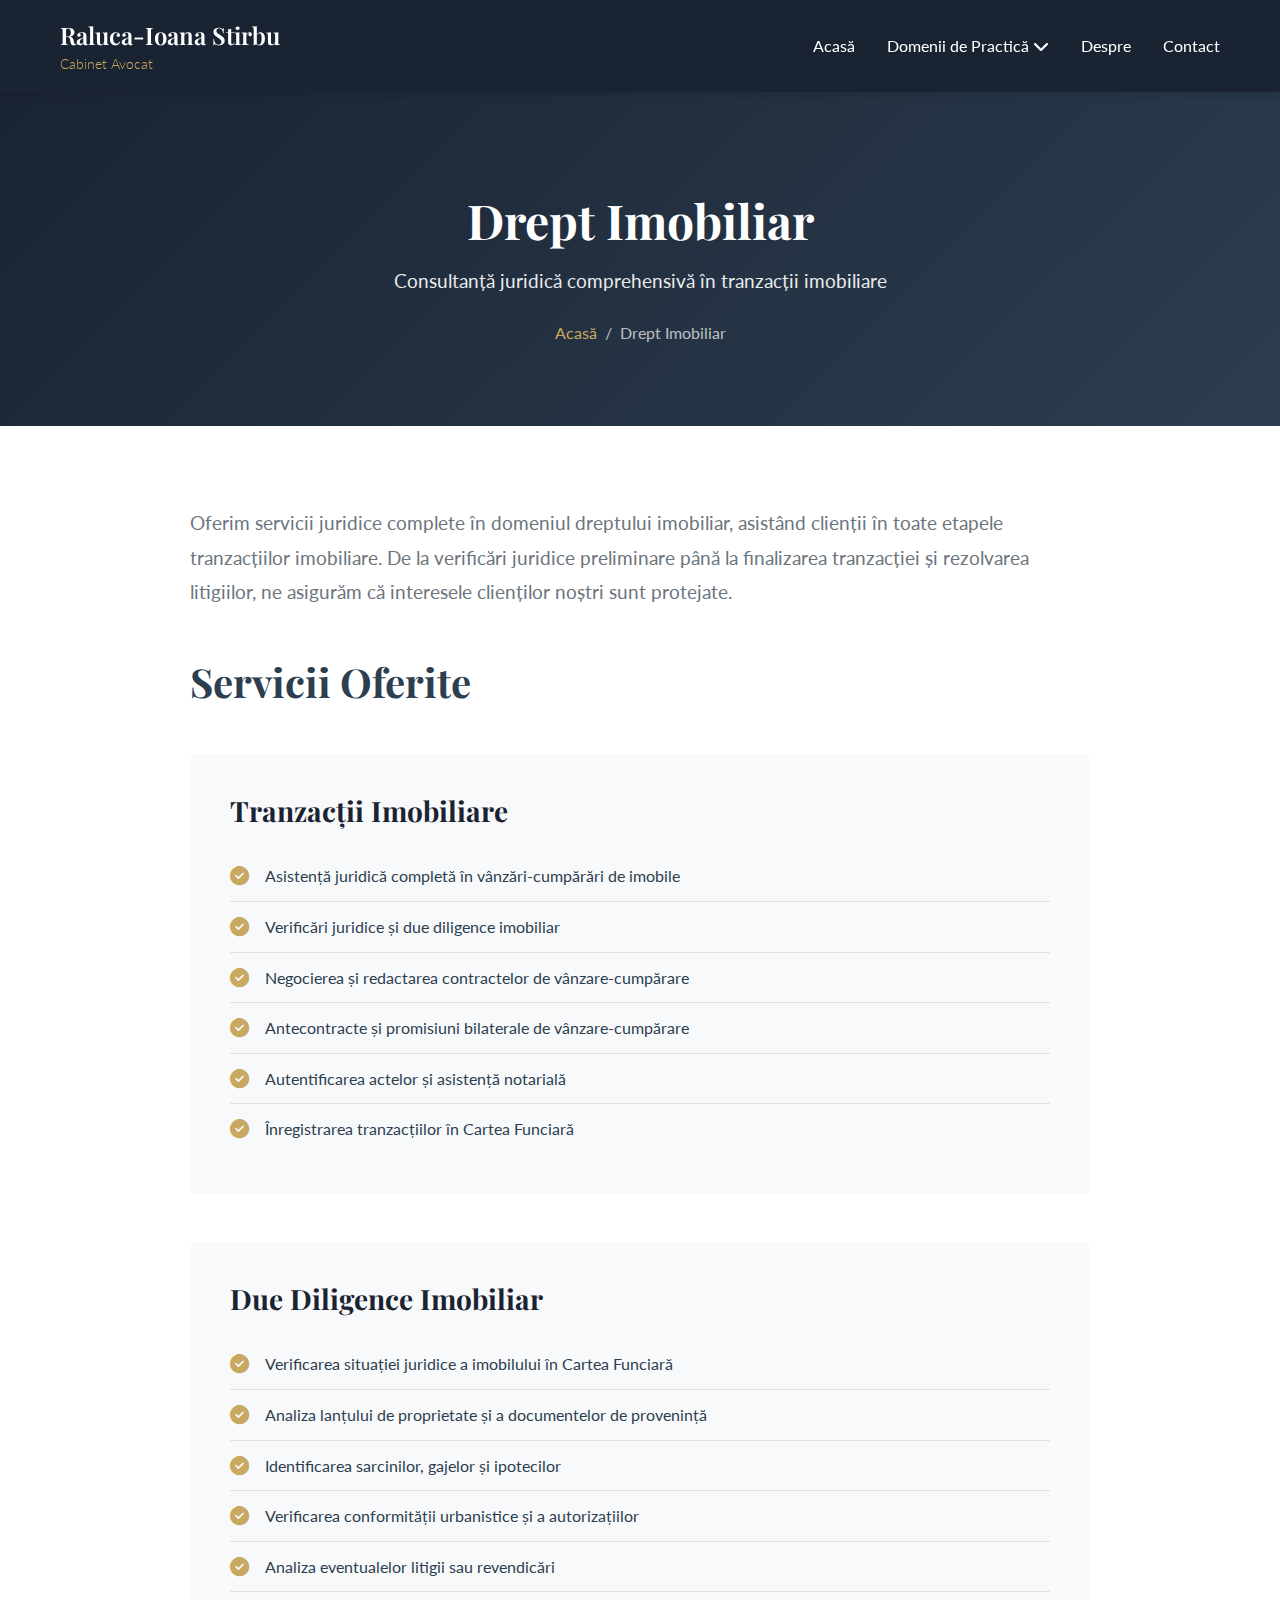
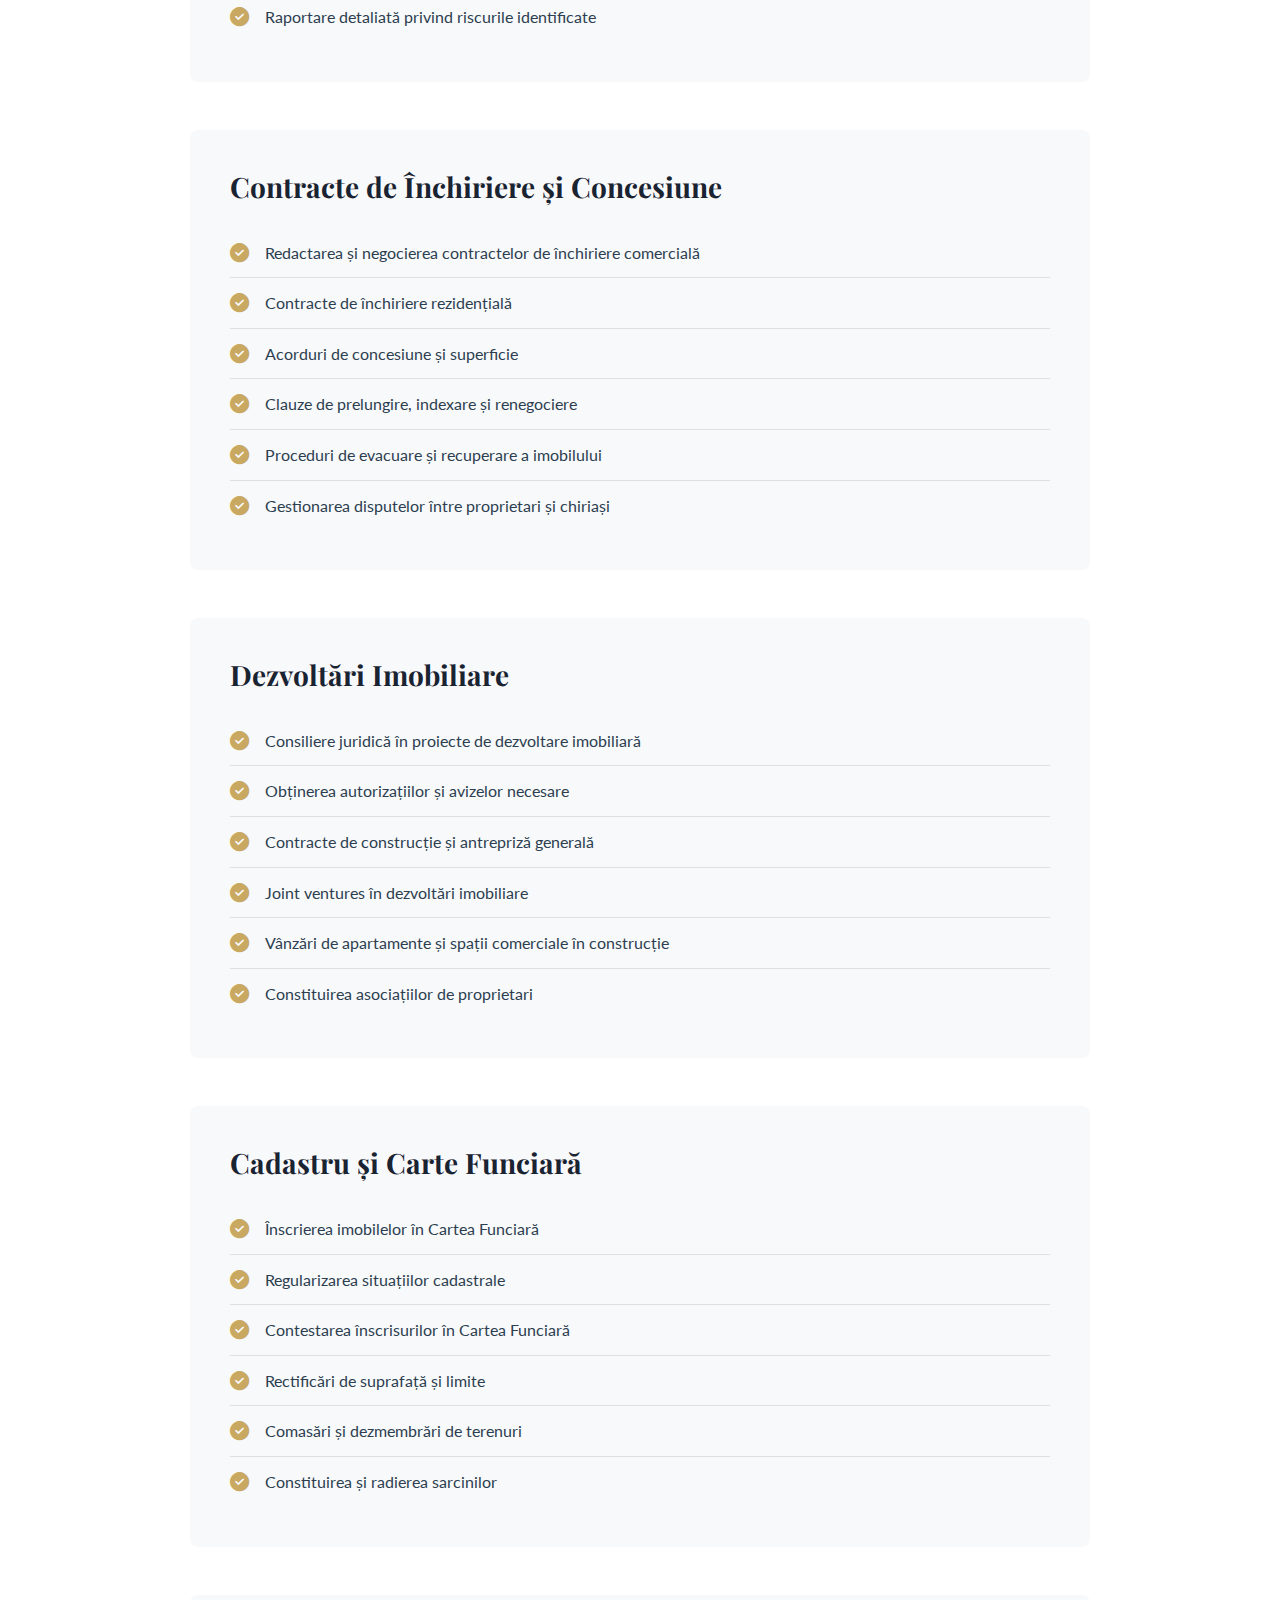
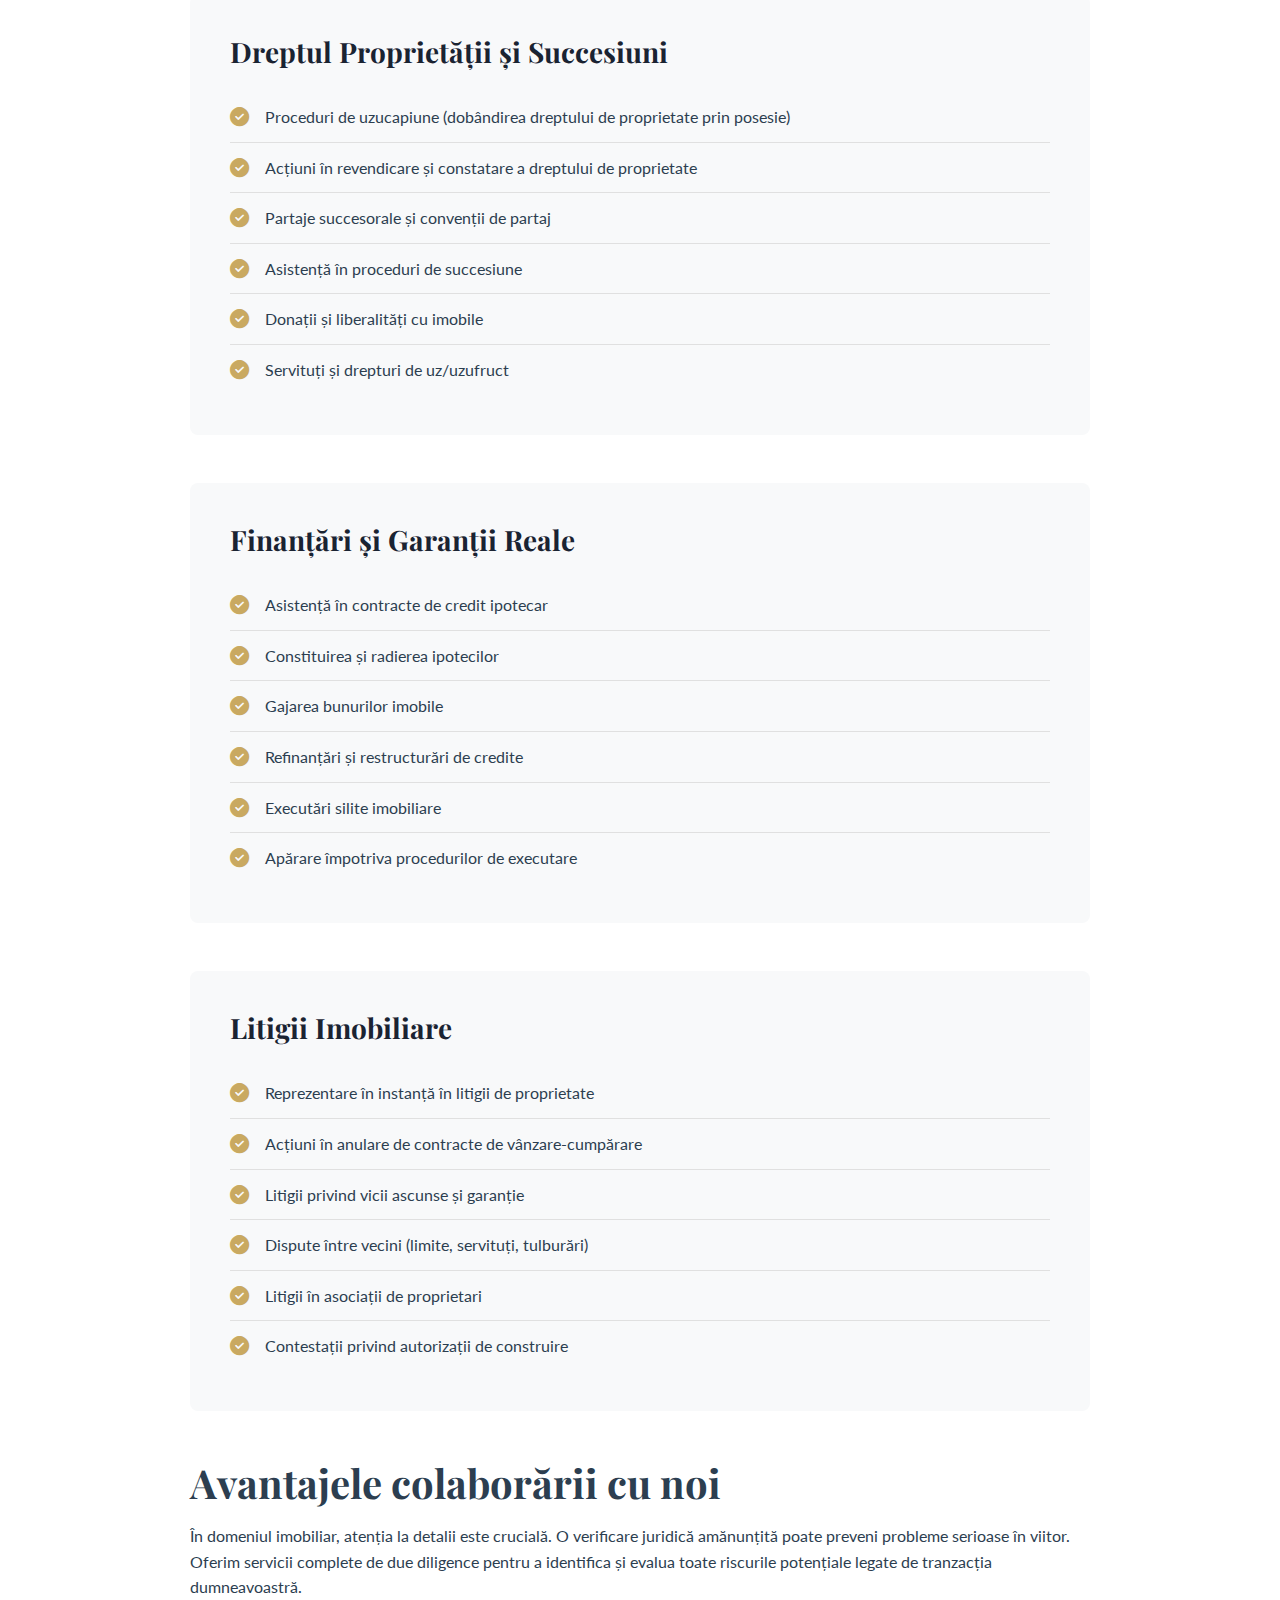
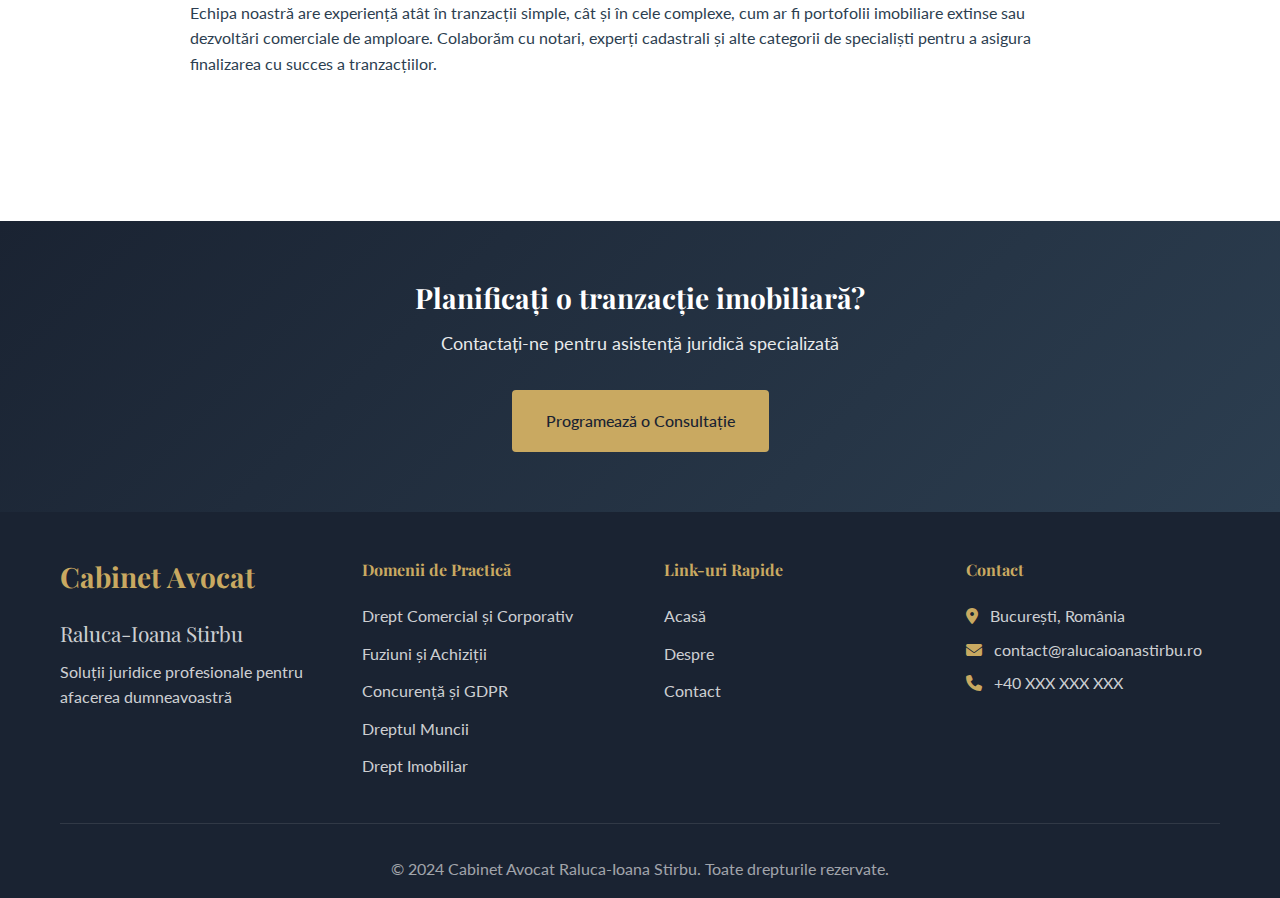
<file: drept-imobiliar.html>
<!DOCTYPE html>
<html lang="ro">
<head>
    <meta charset="UTF-8">
    <meta name="viewport" content="width=device-width, initial-scale=1.0">
    <meta name="description" content="Servicii juridice specializate în drept imobiliar - Cabinet Avocat Raluca-Ioana Stirbu">
    <title>Drept Imobiliar | Raluca-Ioana Stirbu</title>
    <link rel="stylesheet" href="css/style.css">
    <link rel="preconnect" href="https://fonts.googleapis.com">
    <link rel="preconnect" href="https://fonts.gstatic.com" crossorigin>
    <link href="https://fonts.googleapis.com/css2?family=Playfair+Display:wght@400;500;600;700&family=Lato:wght@300;400;700&display=swap" rel="stylesheet">
    <link rel="stylesheet" href="https://cdn.jsdelivr.net/npm/@fortawesome/fontawesome-free@6.4.0/css/all.min.css">
</head>
<body>
    <!-- Navigation -->
    <nav class="navbar" id="navbar">
        <div class="container">
            <div class="nav-wrapper">
                <a href="index.html" class="logo">
                    <span class="logo-text">Raluca-Ioana Stirbu</span>
                    <span class="logo-subtitle">Cabinet Avocat</span>
                </a>
                <button class="mobile-menu-toggle" id="mobileMenuToggle" aria-label="Toggle menu">
                    <span></span>
                    <span></span>
                    <span></span>
                </button>
                <ul class="nav-menu" id="navMenu">
                    <li><a href="index.html">Acasă</a></li>
                    <li class="dropdown">
                        <a href="index.html#practice-areas">Domenii de Practică <i class="fas fa-chevron-down"></i></a>
                        <ul class="dropdown-menu">
                            <li><a href="drept-comercial.html">Drept Comercial și Corporativ</a></li>
                            <li><a href="fuziuni-achizitii.html">Fuziuni și Achiziții</a></li>
                            <li><a href="concurenta-gdpr.html">Concurență și GDPR</a></li>
                            <li><a href="dreptul-muncii.html">Dreptul Muncii</a></li>
                            <li><a href="drept-imobiliar.html" class="active">Drept Imobiliar</a></li>
                        </ul>
                    </li>
                    <li><a href="index.html#about">Despre</a></li>
                    <li><a href="index.html#contact">Contact</a></li>
                </ul>
            </div>
        </div>
    </nav>

    <!-- Page Hero -->
    <section class="page-hero">
        <div class="container">
            <h1>Drept Imobiliar</h1>
            <p>Consultanță juridică comprehensivă în tranzacții imobiliare</p>
            <div class="breadcrumb">
                <a href="index.html">Acasă</a>
                <span>/</span>
                <span>Drept Imobiliar</span>
            </div>
        </div>
    </section>

    <!-- Practice Detail Content -->
    <section class="practice-detail">
        <div class="container">
            <div class="practice-detail-content">
                <p class="practice-intro">
                    Oferim servicii juridice complete în domeniul dreptului imobiliar, asistând 
                    clienții în toate etapele tranzacțiilor imobiliare. De la verificări juridice 
                    preliminare până la finalizarea tranzacției și rezolvarea litigiilor, 
                    ne asigurăm că interesele clienților noștri sunt protejate.
                </p>

                <h2>Servicii Oferite</h2>
                <div class="services-list">
                    <h3>Tranzacții Imobiliare</h3>
                    <ul>
                        <li>
                            <i class="fas fa-check-circle"></i>
                            <span>Asistență juridică completă în vânzări-cumpărări de imobile</span>
                        </li>
                        <li>
                            <i class="fas fa-check-circle"></i>
                            <span>Verificări juridice și due diligence imobiliar</span>
                        </li>
                        <li>
                            <i class="fas fa-check-circle"></i>
                            <span>Negocierea și redactarea contractelor de vânzare-cumpărare</span>
                        </li>
                        <li>
                            <i class="fas fa-check-circle"></i>
                            <span>Antecontracte și promisiuni bilaterale de vânzare-cumpărare</span>
                        </li>
                        <li>
                            <i class="fas fa-check-circle"></i>
                            <span>Autentificarea actelor și asistență notarială</span>
                        </li>
                        <li>
                            <i class="fas fa-check-circle"></i>
                            <span>Înregistrarea tranzacțiilor în Cartea Funciară</span>
                        </li>
                    </ul>
                </div>

                <div class="services-list">
                    <h3>Due Diligence Imobiliar</h3>
                    <ul>
                        <li>
                            <i class="fas fa-check-circle"></i>
                            <span>Verificarea situației juridice a imobilului în Cartea Funciară</span>
                        </li>
                        <li>
                            <i class="fas fa-check-circle"></i>
                            <span>Analiza lanțului de proprietate și a documentelor de provenință</span>
                        </li>
                        <li>
                            <i class="fas fa-check-circle"></i>
                            <span>Identificarea sarcinilor, gajelor și ipotecilor</span>
                        </li>
                        <li>
                            <i class="fas fa-check-circle"></i>
                            <span>Verificarea conformității urbanistice și a autorizațiilor</span>
                        </li>
                        <li>
                            <i class="fas fa-check-circle"></i>
                            <span>Analiza eventualelor litigii sau revendicări</span>
                        </li>
                        <li>
                            <i class="fas fa-check-circle"></i>
                            <span>Raportare detaliată privind riscurile identificate</span>
                        </li>
                    </ul>
                </div>

                <div class="services-list">
                    <h3>Contracte de Închiriere și Concesiune</h3>
                    <ul>
                        <li>
                            <i class="fas fa-check-circle"></i>
                            <span>Redactarea și negocierea contractelor de închiriere comercială</span>
                        </li>
                        <li>
                            <i class="fas fa-check-circle"></i>
                            <span>Contracte de închiriere rezidențială</span>
                        </li>
                        <li>
                            <i class="fas fa-check-circle"></i>
                            <span>Acorduri de concesiune și superficie</span>
                        </li>
                        <li>
                            <i class="fas fa-check-circle"></i>
                            <span>Clauze de prelungire, indexare și renegociere</span>
                        </li>
                        <li>
                            <i class="fas fa-check-circle"></i>
                            <span>Proceduri de evacuare și recuperare a imobilului</span>
                        </li>
                        <li>
                            <i class="fas fa-check-circle"></i>
                            <span>Gestionarea disputelor între proprietari și chiriași</span>
                        </li>
                    </ul>
                </div>

                <div class="services-list">
                    <h3>Dezvoltări Imobiliare</h3>
                    <ul>
                        <li>
                            <i class="fas fa-check-circle"></i>
                            <span>Consiliere juridică în proiecte de dezvoltare imobiliară</span>
                        </li>
                        <li>
                            <i class="fas fa-check-circle"></i>
                            <span>Obținerea autorizațiilor și avizelor necesare</span>
                        </li>
                        <li>
                            <i class="fas fa-check-circle"></i>
                            <span>Contracte de construcție și antrepriză generală</span>
                        </li>
                        <li>
                            <i class="fas fa-check-circle"></i>
                            <span>Joint ventures în dezvoltări imobiliare</span>
                        </li>
                        <li>
                            <i class="fas fa-check-circle"></i>
                            <span>Vânzări de apartamente și spații comerciale în construcție</span>
                        </li>
                        <li>
                            <i class="fas fa-check-circle"></i>
                            <span>Constituirea asociațiilor de proprietari</span>
                        </li>
                    </ul>
                </div>

                <div class="services-list">
                    <h3>Cadastru și Carte Funciară</h3>
                    <ul>
                        <li>
                            <i class="fas fa-check-circle"></i>
                            <span>Înscrierea imobilelor în Cartea Funciară</span>
                        </li>
                        <li>
                            <i class="fas fa-check-circle"></i>
                            <span>Regularizarea situațiilor cadastrale</span>
                        </li>
                        <li>
                            <i class="fas fa-check-circle"></i>
                            <span>Contestarea înscrisurilor în Cartea Funciară</span>
                        </li>
                        <li>
                            <i class="fas fa-check-circle"></i>
                            <span>Rectificări de suprafață și limite</span>
                        </li>
                        <li>
                            <i class="fas fa-check-circle"></i>
                            <span>Comasări și dezmembrări de terenuri</span>
                        </li>
                        <li>
                            <i class="fas fa-check-circle"></i>
                            <span>Constituirea și radierea sarcinilor</span>
                        </li>
                    </ul>
                </div>

                <div class="services-list">
                    <h3>Dreptul Proprietății și Succesiuni</h3>
                    <ul>
                        <li>
                            <i class="fas fa-check-circle"></i>
                            <span>Proceduri de uzucapiune (dobândirea dreptului de proprietate prin posesie)</span>
                        </li>
                        <li>
                            <i class="fas fa-check-circle"></i>
                            <span>Acțiuni în revendicare și constatare a dreptului de proprietate</span>
                        </li>
                        <li>
                            <i class="fas fa-check-circle"></i>
                            <span>Partaje succesorale și convenții de partaj</span>
                        </li>
                        <li>
                            <i class="fas fa-check-circle"></i>
                            <span>Asistență în proceduri de succesiune</span>
                        </li>
                        <li>
                            <i class="fas fa-check-circle"></i>
                            <span>Donații și liberalități cu imobile</span>
                        </li>
                        <li>
                            <i class="fas fa-check-circle"></i>
                            <span>Servituți și drepturi de uz/uzufruct</span>
                        </li>
                    </ul>
                </div>

                <div class="services-list">
                    <h3>Finanțări și Garanții Reale</h3>
                    <ul>
                        <li>
                            <i class="fas fa-check-circle"></i>
                            <span>Asistență în contracte de credit ipotecar</span>
                        </li>
                        <li>
                            <i class="fas fa-check-circle"></i>
                            <span>Constituirea și radierea ipotecilor</span>
                        </li>
                        <li>
                            <i class="fas fa-check-circle"></i>
                            <span>Gajarea bunurilor imobile</span>
                        </li>
                        <li>
                            <i class="fas fa-check-circle"></i>
                            <span>Refinanțări și restructurări de credite</span>
                        </li>
                        <li>
                            <i class="fas fa-check-circle"></i>
                            <span>Executări silite imobiliare</span>
                        </li>
                        <li>
                            <i class="fas fa-check-circle"></i>
                            <span>Apărare împotriva procedurilor de executare</span>
                        </li>
                    </ul>
                </div>

                <div class="services-list">
                    <h3>Litigii Imobiliare</h3>
                    <ul>
                        <li>
                            <i class="fas fa-check-circle"></i>
                            <span>Reprezentare în instanță în litigii de proprietate</span>
                        </li>
                        <li>
                            <i class="fas fa-check-circle"></i>
                            <span>Acțiuni în anulare de contracte de vânzare-cumpărare</span>
                        </li>
                        <li>
                            <i class="fas fa-check-circle"></i>
                            <span>Litigii privind vicii ascunse și garanție</span>
                        </li>
                        <li>
                            <i class="fas fa-check-circle"></i>
                            <span>Dispute între vecini (limite, servituți, tulburări)</span>
                        </li>
                        <li>
                            <i class="fas fa-check-circle"></i>
                            <span>Litigii în asociații de proprietari</span>
                        </li>
                        <li>
                            <i class="fas fa-check-circle"></i>
                            <span>Contestații privind autorizații de construire</span>
                        </li>
                    </ul>
                </div>

                <h2>Avantajele colaborării cu noi</h2>
                <p>
                    În domeniul imobiliar, atenția la detalii este crucială. O verificare juridică 
                    amănunțită poate preveni probleme serioase în viitor. Oferim servicii complete 
                    de due diligence pentru a identifica și evalua toate riscurile potențiale legate 
                    de tranzacția dumneavoastră.
                </p>
                <p>
                    Echipa noastră are experiență atât în tranzacții simple, cât și în cele complexe, 
                    cum ar fi portofolii imobiliare extinse sau dezvoltări comerciale de amploare. 
                    Colaborăm cu notari, experți cadastrali și alte categorii de specialiști pentru 
                    a asigura finalizarea cu succes a tranzacțiilor.
                </p>
            </div>
        </div>
    </section>

    <!-- CTA Section -->
    <section class="cta-section">
        <div class="container">
            <h3>Planificați o tranzacție imobiliară?</h3>
            <p>Contactați-ne pentru asistență juridică specializată</p>
            <a href="index.html#contact" class="btn btn-primary">Programează o Consultație</a>
        </div>
    </section>

    <!-- Footer -->
    <footer class="footer">
        <div class="container">
            <div class="footer-content">
                <div class="footer-section">
                    <h3>Cabinet Avocat</h3>
                    <p class="footer-logo">Raluca-Ioana Stirbu</p>
                    <p>Soluții juridice profesionale pentru afacerea dumneavoastră</p>
                </div>
                <div class="footer-section">
                    <h4>Domenii de Practică</h4>
                    <ul>
                        <li><a href="drept-comercial.html">Drept Comercial și Corporativ</a></li>
                        <li><a href="fuziuni-achizitii.html">Fuziuni și Achiziții</a></li>
                        <li><a href="concurenta-gdpr.html">Concurență și GDPR</a></li>
                        <li><a href="dreptul-muncii.html">Dreptul Muncii</a></li>
                        <li><a href="drept-imobiliar.html">Drept Imobiliar</a></li>
                    </ul>
                </div>
                <div class="footer-section">
                    <h4>Link-uri Rapide</h4>
                    <ul>
                        <li><a href="index.html">Acasă</a></li>
                        <li><a href="index.html#about">Despre</a></li>
                        <li><a href="index.html#contact">Contact</a></li>
                    </ul>
                </div>
                <div class="footer-section">
                    <h4>Contact</h4>
                    <p><i class="fas fa-map-marker-alt"></i> București, România</p>
                    <p><i class="fas fa-envelope"></i> contact@ralucaioanastirbu.ro</p>
                    <p><i class="fas fa-phone"></i> +40 XXX XXX XXX</p>
                </div>
            </div>
            <div class="footer-bottom">
                <p>&copy; 2024 Cabinet Avocat Raluca-Ioana Stirbu. Toate drepturile rezervate.</p>
            </div>
        </div>
    </footer>

    <script src="js/main.js"></script>
</body>
</html>
</file>
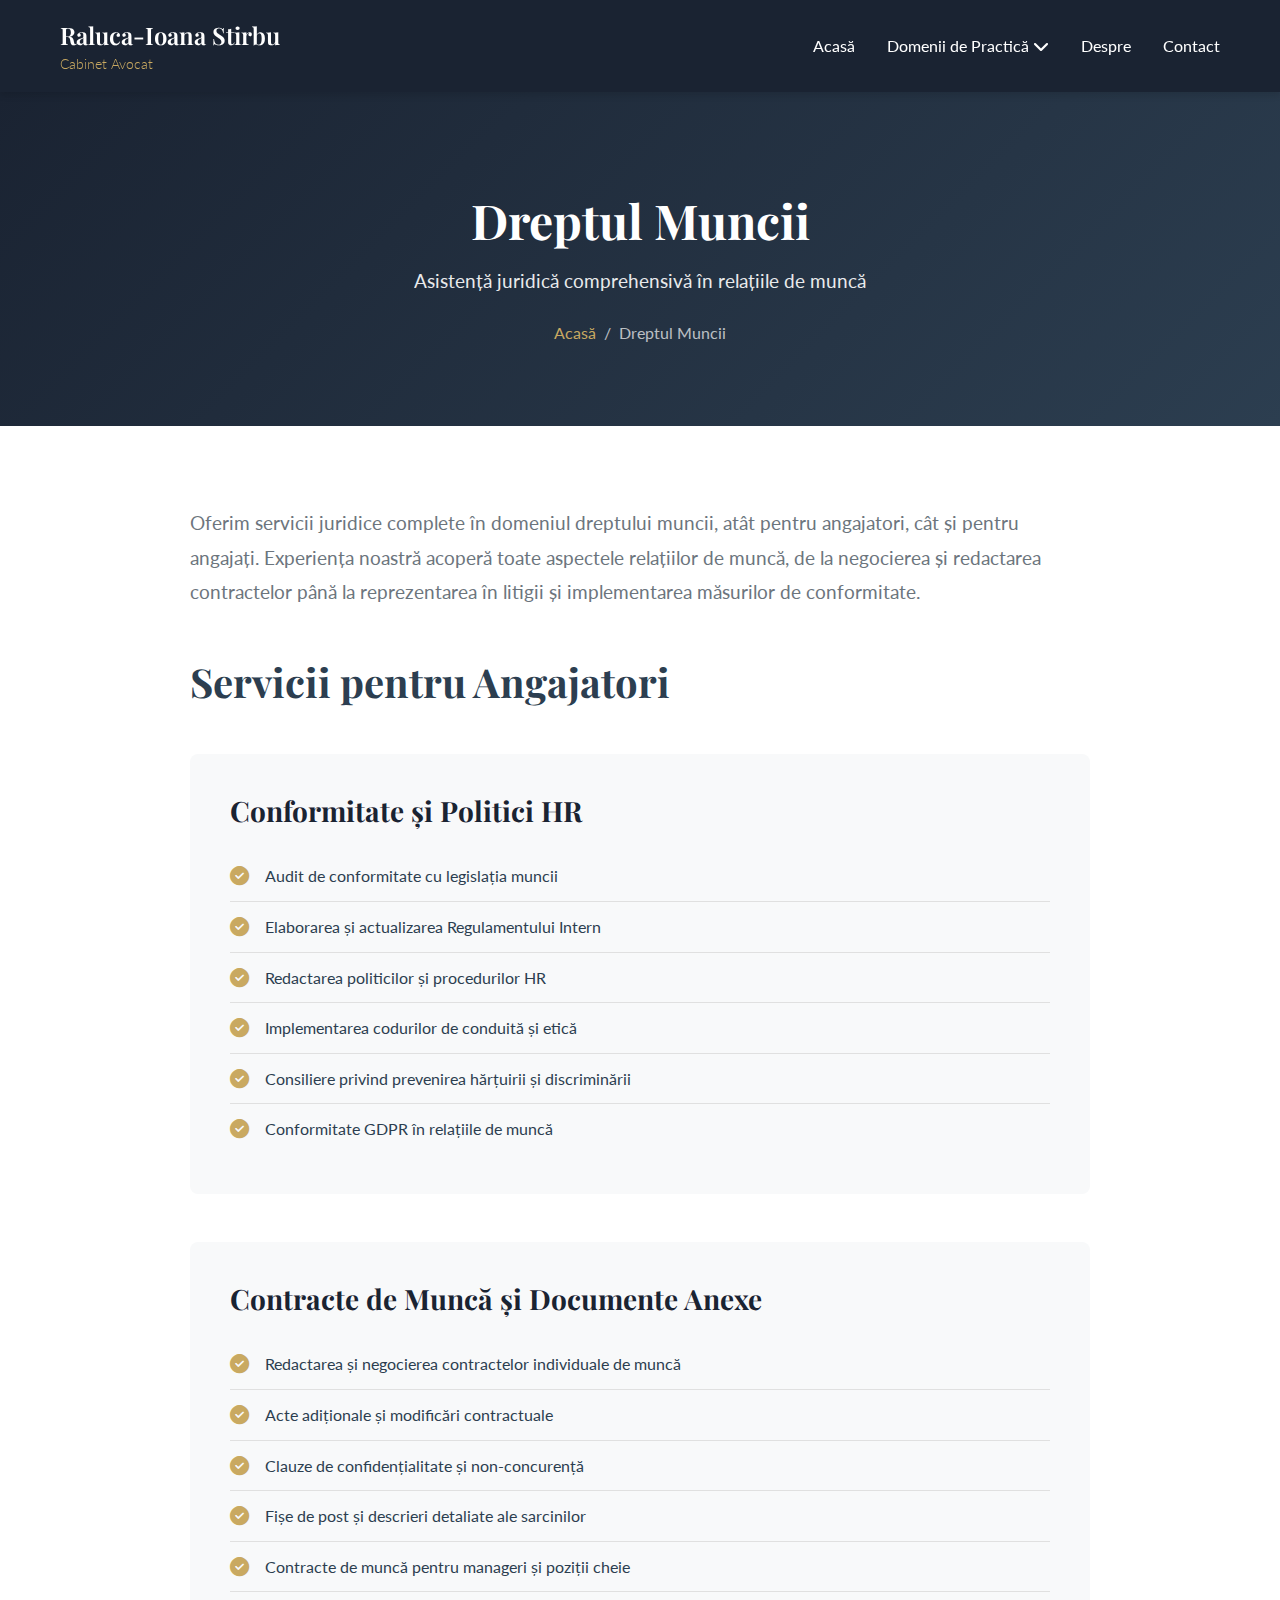
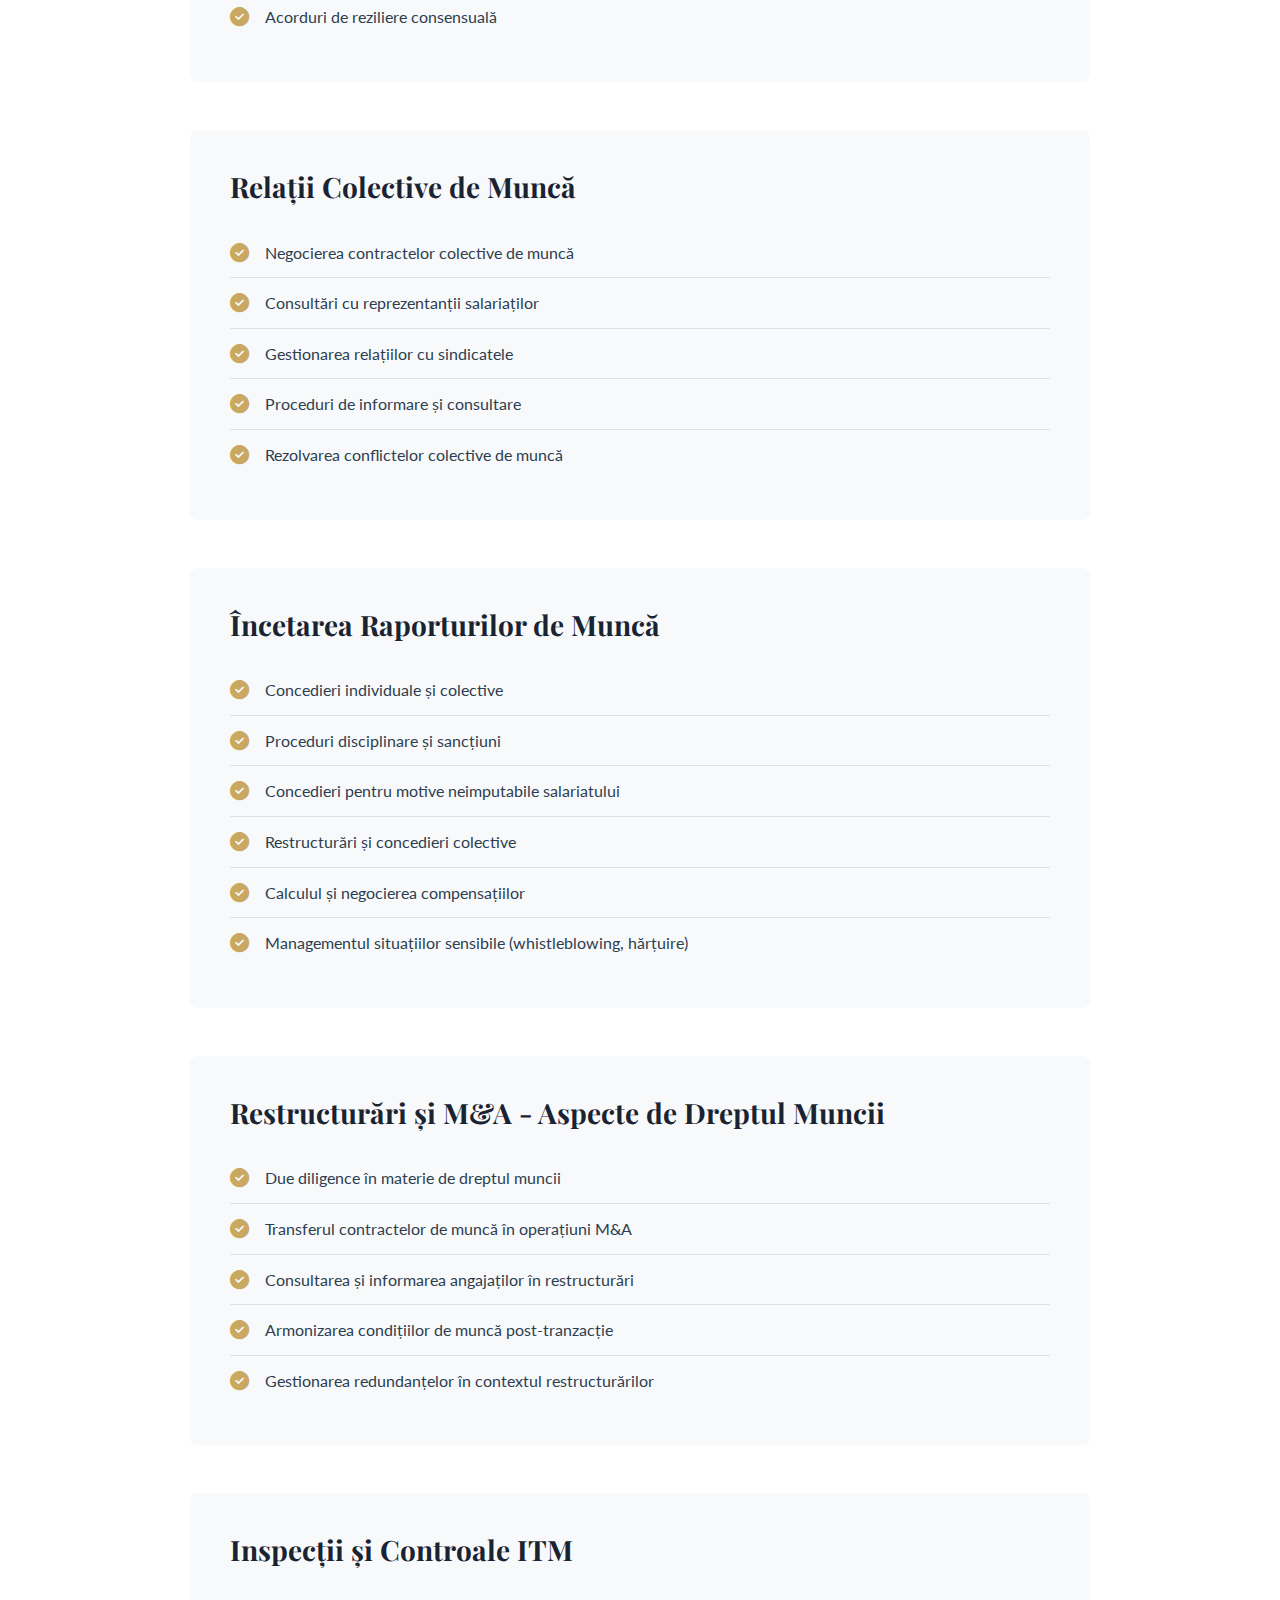
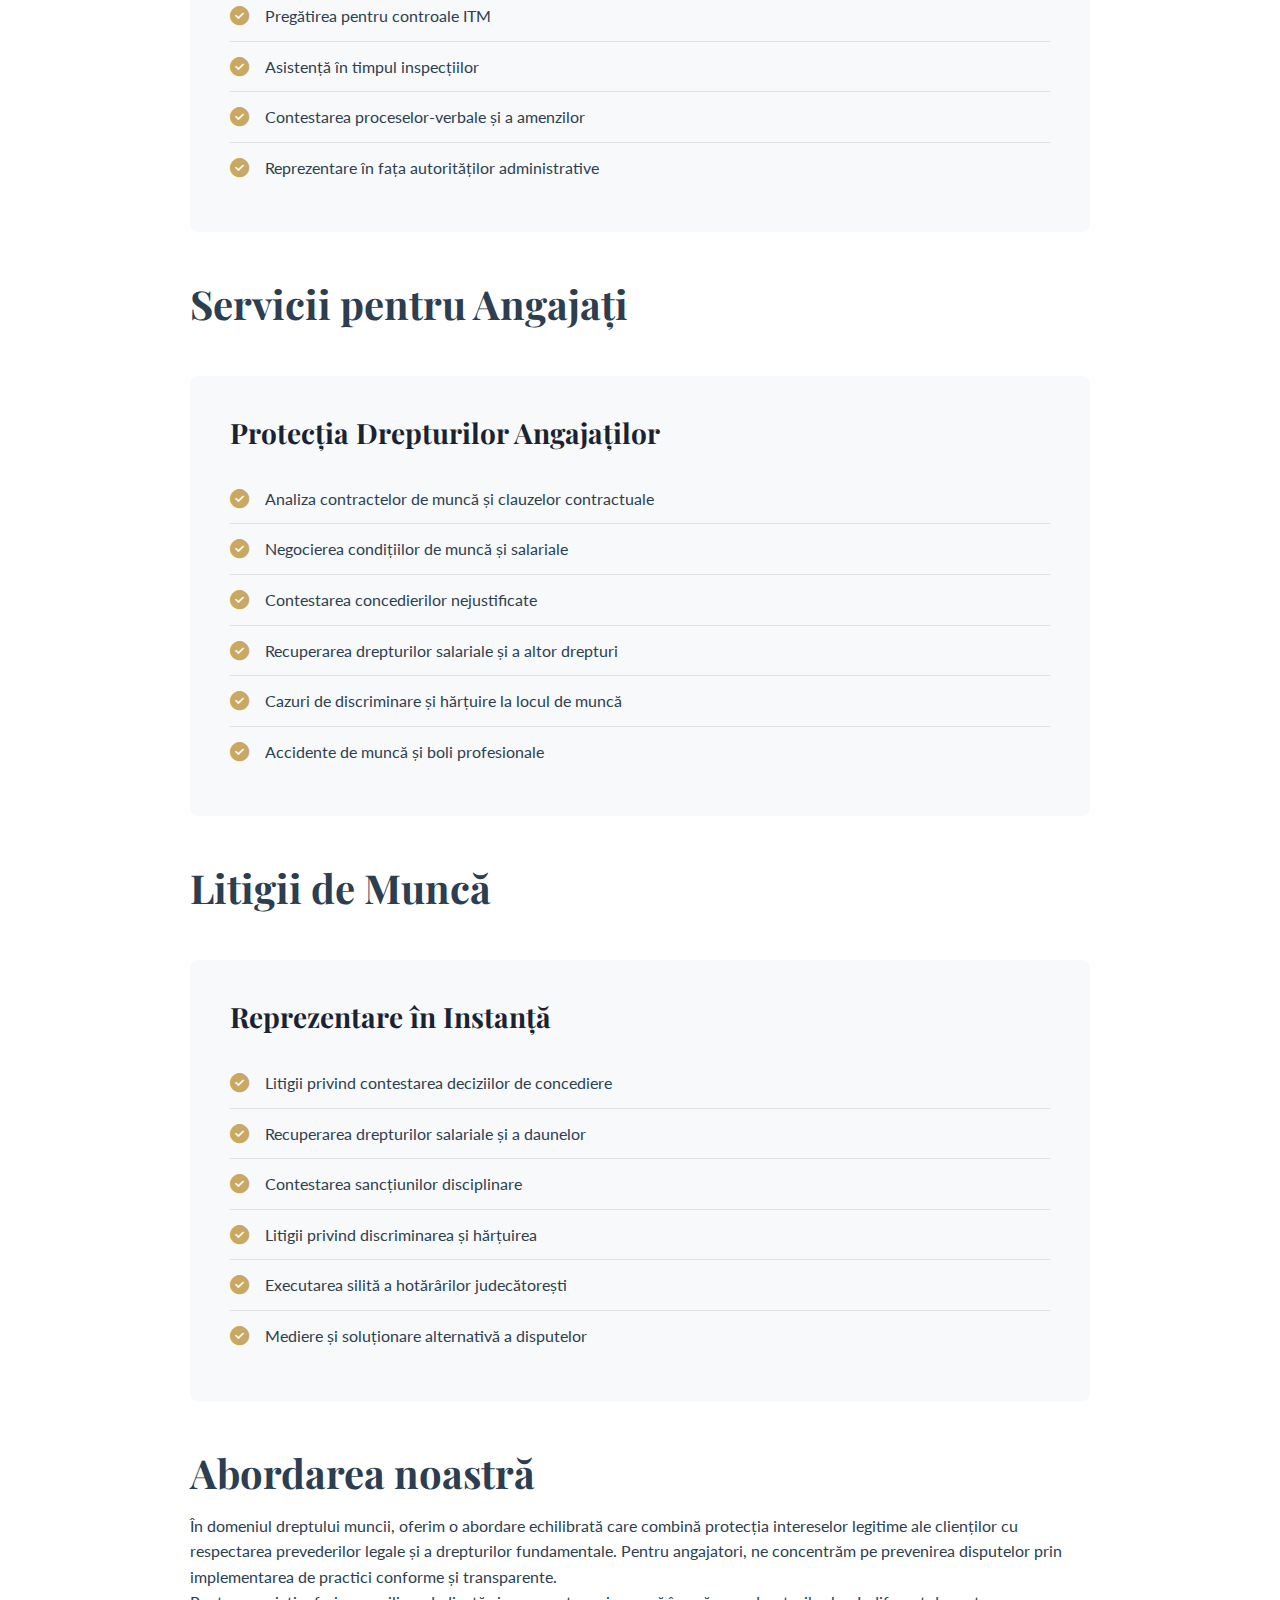
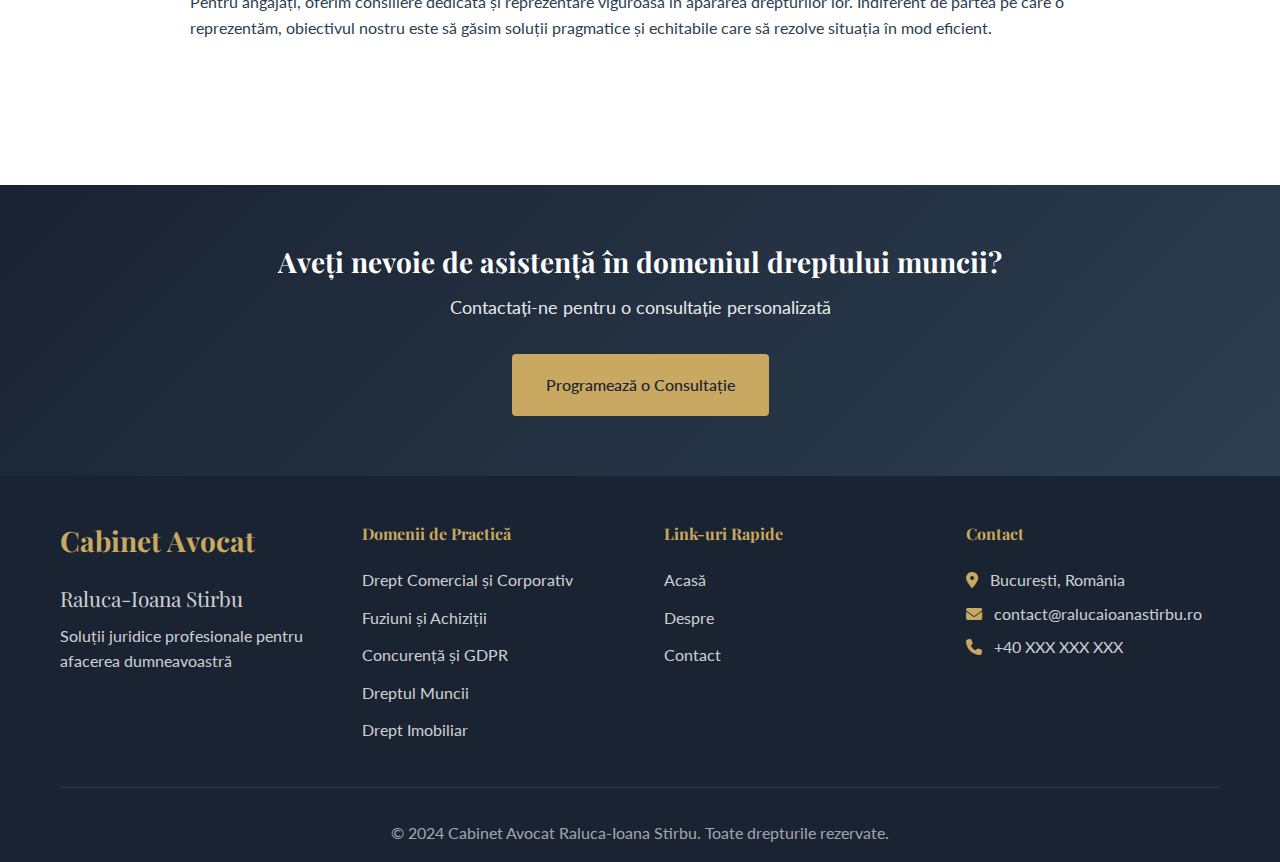
<file: dreptul-muncii.html>
<!DOCTYPE html>
<html lang="ro">
<head>
    <meta charset="UTF-8">
    <meta name="viewport" content="width=device-width, initial-scale=1.0">
    <meta name="description" content="Servicii juridice specializate în dreptul muncii - Cabinet Avocat Raluca-Ioana Stirbu">
    <title>Dreptul Muncii | Raluca-Ioana Stirbu</title>
    <link rel="stylesheet" href="css/style.css">
    <link rel="preconnect" href="https://fonts.googleapis.com">
    <link rel="preconnect" href="https://fonts.gstatic.com" crossorigin>
    <link href="https://fonts.googleapis.com/css2?family=Playfair+Display:wght@400;500;600;700&family=Lato:wght@300;400;700&display=swap" rel="stylesheet">
    <link rel="stylesheet" href="https://cdn.jsdelivr.net/npm/@fortawesome/fontawesome-free@6.4.0/css/all.min.css">
</head>
<body>
    <!-- Navigation -->
    <nav class="navbar" id="navbar">
        <div class="container">
            <div class="nav-wrapper">
                <a href="index.html" class="logo">
                    <span class="logo-text">Raluca-Ioana Stirbu</span>
                    <span class="logo-subtitle">Cabinet Avocat</span>
                </a>
                <button class="mobile-menu-toggle" id="mobileMenuToggle" aria-label="Toggle menu">
                    <span></span>
                    <span></span>
                    <span></span>
                </button>
                <ul class="nav-menu" id="navMenu">
                    <li><a href="index.html">Acasă</a></li>
                    <li class="dropdown">
                        <a href="index.html#practice-areas">Domenii de Practică <i class="fas fa-chevron-down"></i></a>
                        <ul class="dropdown-menu">
                            <li><a href="drept-comercial.html">Drept Comercial și Corporativ</a></li>
                            <li><a href="fuziuni-achizitii.html">Fuziuni și Achiziții</a></li>
                            <li><a href="concurenta-gdpr.html">Concurență și GDPR</a></li>
                            <li><a href="dreptul-muncii.html" class="active">Dreptul Muncii</a></li>
                            <li><a href="drept-imobiliar.html">Drept Imobiliar</a></li>
                        </ul>
                    </li>
                    <li><a href="index.html#about">Despre</a></li>
                    <li><a href="index.html#contact">Contact</a></li>
                </ul>
            </div>
        </div>
    </nav>

    <!-- Page Hero -->
    <section class="page-hero">
        <div class="container">
            <h1>Dreptul Muncii</h1>
            <p>Asistență juridică comprehensivă în relațiile de muncă</p>
            <div class="breadcrumb">
                <a href="index.html">Acasă</a>
                <span>/</span>
                <span>Dreptul Muncii</span>
            </div>
        </div>
    </section>

    <!-- Practice Detail Content -->
    <section class="practice-detail">
        <div class="container">
            <div class="practice-detail-content">
                <p class="practice-intro">
                    Oferim servicii juridice complete în domeniul dreptului muncii, atât pentru 
                    angajatori, cât și pentru angajați. Experiența noastră acoperă toate aspectele 
                    relațiilor de muncă, de la negocierea și redactarea contractelor până la 
                    reprezentarea în litigii și implementarea măsurilor de conformitate.
                </p>

                <h2>Servicii pentru Angajatori</h2>
                <div class="services-list">
                    <h3>Conformitate și Politici HR</h3>
                    <ul>
                        <li>
                            <i class="fas fa-check-circle"></i>
                            <span>Audit de conformitate cu legislația muncii</span>
                        </li>
                        <li>
                            <i class="fas fa-check-circle"></i>
                            <span>Elaborarea și actualizarea Regulamentului Intern</span>
                        </li>
                        <li>
                            <i class="fas fa-check-circle"></i>
                            <span>Redactarea politicilor și procedurilor HR</span>
                        </li>
                        <li>
                            <i class="fas fa-check-circle"></i>
                            <span>Implementarea codurilor de conduită și etică</span>
                        </li>
                        <li>
                            <i class="fas fa-check-circle"></i>
                            <span>Consiliere privind prevenirea hărțuirii și discriminării</span>
                        </li>
                        <li>
                            <i class="fas fa-check-circle"></i>
                            <span>Conformitate GDPR în relațiile de muncă</span>
                        </li>
                    </ul>
                </div>

                <div class="services-list">
                    <h3>Contracte de Muncă și Documente Anexe</h3>
                    <ul>
                        <li>
                            <i class="fas fa-check-circle"></i>
                            <span>Redactarea și negocierea contractelor individuale de muncă</span>
                        </li>
                        <li>
                            <i class="fas fa-check-circle"></i>
                            <span>Acte adiționale și modificări contractuale</span>
                        </li>
                        <li>
                            <i class="fas fa-check-circle"></i>
                            <span>Clauze de confidențialitate și non-concurență</span>
                        </li>
                        <li>
                            <i class="fas fa-check-circle"></i>
                            <span>Fișe de post și descrieri detaliate ale sarcinilor</span>
                        </li>
                        <li>
                            <i class="fas fa-check-circle"></i>
                            <span>Contracte de muncă pentru manageri și poziții cheie</span>
                        </li>
                        <li>
                            <i class="fas fa-check-circle"></i>
                            <span>Acorduri de reziliere consensuală</span>
                        </li>
                    </ul>
                </div>

                <div class="services-list">
                    <h3>Relații Colective de Muncă</h3>
                    <ul>
                        <li>
                            <i class="fas fa-check-circle"></i>
                            <span>Negocierea contractelor colective de muncă</span>
                        </li>
                        <li>
                            <i class="fas fa-check-circle"></i>
                            <span>Consultări cu reprezentanții salariaților</span>
                        </li>
                        <li>
                            <i class="fas fa-check-circle"></i>
                            <span>Gestionarea relațiilor cu sindicatele</span>
                        </li>
                        <li>
                            <i class="fas fa-check-circle"></i>
                            <span>Proceduri de informare și consultare</span>
                        </li>
                        <li>
                            <i class="fas fa-check-circle"></i>
                            <span>Rezolvarea conflictelor colective de muncă</span>
                        </li>
                    </ul>
                </div>

                <div class="services-list">
                    <h3>Încetarea Raporturilor de Muncă</h3>
                    <ul>
                        <li>
                            <i class="fas fa-check-circle"></i>
                            <span>Concedieri individuale și colective</span>
                        </li>
                        <li>
                            <i class="fas fa-check-circle"></i>
                            <span>Proceduri disciplinare și sancțiuni</span>
                        </li>
                        <li>
                            <i class="fas fa-check-circle"></i>
                            <span>Concedieri pentru motive neimputabile salariatului</span>
                        </li>
                        <li>
                            <i class="fas fa-check-circle"></i>
                            <span>Restructurări și concedieri colective</span>
                        </li>
                        <li>
                            <i class="fas fa-check-circle"></i>
                            <span>Calculul și negocierea compensațiilor</span>
                        </li>
                        <li>
                            <i class="fas fa-check-circle"></i>
                            <span>Managementul situațiilor sensibile (whistleblowing, hărțuire)</span>
                        </li>
                    </ul>
                </div>

                <div class="services-list">
                    <h3>Restructurări și M&A - Aspecte de Dreptul Muncii</h3>
                    <ul>
                        <li>
                            <i class="fas fa-check-circle"></i>
                            <span>Due diligence în materie de dreptul muncii</span>
                        </li>
                        <li>
                            <i class="fas fa-check-circle"></i>
                            <span>Transferul contractelor de muncă în operațiuni M&A</span>
                        </li>
                        <li>
                            <i class="fas fa-check-circle"></i>
                            <span>Consultarea și informarea angajaților în restructurări</span>
                        </li>
                        <li>
                            <i class="fas fa-check-circle"></i>
                            <span>Armonizarea condițiilor de muncă post-tranzacție</span>
                        </li>
                        <li>
                            <i class="fas fa-check-circle"></i>
                            <span>Gestionarea redundanțelor în contextul restructurărilor</span>
                        </li>
                    </ul>
                </div>

                <div class="services-list">
                    <h3>Inspecții și Controale ITM</h3>
                    <ul>
                        <li>
                            <i class="fas fa-check-circle"></i>
                            <span>Pregătirea pentru controale ITM</span>
                        </li>
                        <li>
                            <i class="fas fa-check-circle"></i>
                            <span>Asistență în timpul inspecțiilor</span>
                        </li>
                        <li>
                            <i class="fas fa-check-circle"></i>
                            <span>Contestarea proceselor-verbale și a amenzilor</span>
                        </li>
                        <li>
                            <i class="fas fa-check-circle"></i>
                            <span>Reprezentare în fața autorităților administrative</span>
                        </li>
                    </ul>
                </div>

                <h2>Servicii pentru Angajați</h2>
                <div class="services-list">
                    <h3>Protecția Drepturilor Angajaților</h3>
                    <ul>
                        <li>
                            <i class="fas fa-check-circle"></i>
                            <span>Analiza contractelor de muncă și clauzelor contractuale</span>
                        </li>
                        <li>
                            <i class="fas fa-check-circle"></i>
                            <span>Negocierea condițiilor de muncă și salariale</span>
                        </li>
                        <li>
                            <i class="fas fa-check-circle"></i>
                            <span>Contestarea concedierilor nejustificate</span>
                        </li>
                        <li>
                            <i class="fas fa-check-circle"></i>
                            <span>Recuperarea drepturilor salariale și a altor drepturi</span>
                        </li>
                        <li>
                            <i class="fas fa-check-circle"></i>
                            <span>Cazuri de discriminare și hărțuire la locul de muncă</span>
                        </li>
                        <li>
                            <i class="fas fa-check-circle"></i>
                            <span>Accidente de muncă și boli profesionale</span>
                        </li>
                    </ul>
                </div>

                <h2>Litigii de Muncă</h2>
                <div class="services-list">
                    <h3>Reprezentare în Instanță</h3>
                    <ul>
                        <li>
                            <i class="fas fa-check-circle"></i>
                            <span>Litigii privind contestarea deciziilor de concediere</span>
                        </li>
                        <li>
                            <i class="fas fa-check-circle"></i>
                            <span>Recuperarea drepturilor salariale și a daunelor</span>
                        </li>
                        <li>
                            <i class="fas fa-check-circle"></i>
                            <span>Contestarea sancțiunilor disciplinare</span>
                        </li>
                        <li>
                            <i class="fas fa-check-circle"></i>
                            <span>Litigii privind discriminarea și hărțuirea</span>
                        </li>
                        <li>
                            <i class="fas fa-check-circle"></i>
                            <span>Executarea silită a hotărârilor judecătorești</span>
                        </li>
                        <li>
                            <i class="fas fa-check-circle"></i>
                            <span>Mediere și soluționare alternativă a disputelor</span>
                        </li>
                    </ul>
                </div>

                <h2>Abordarea noastră</h2>
                <p>
                    În domeniul dreptului muncii, oferim o abordare echilibrată care combină 
                    protecția intereselor legitime ale clienților cu respectarea prevederilor 
                    legale și a drepturilor fundamentale. Pentru angajatori, ne concentrăm pe 
                    prevenirea disputelor prin implementarea de practici conforme și transparente.
                </p>
                <p>
                    Pentru angajați, oferim consiliere dedicată și reprezentare viguroasă în 
                    apărarea drepturilor lor. Indiferent de partea pe care o reprezentăm, 
                    obiectivul nostru este să găsim soluții pragmatice și echitabile care să 
                    rezolve situația în mod eficient.
                </p>
            </div>
        </div>
    </section>

    <!-- CTA Section -->
    <section class="cta-section">
        <div class="container">
            <h3>Aveți nevoie de asistență în domeniul dreptului muncii?</h3>
            <p>Contactați-ne pentru o consultație personalizată</p>
            <a href="index.html#contact" class="btn btn-primary">Programează o Consultație</a>
        </div>
    </section>

    <!-- Footer -->
    <footer class="footer">
        <div class="container">
            <div class="footer-content">
                <div class="footer-section">
                    <h3>Cabinet Avocat</h3>
                    <p class="footer-logo">Raluca-Ioana Stirbu</p>
                    <p>Soluții juridice profesionale pentru afacerea dumneavoastră</p>
                </div>
                <div class="footer-section">
                    <h4>Domenii de Practică</h4>
                    <ul>
                        <li><a href="drept-comercial.html">Drept Comercial și Corporativ</a></li>
                        <li><a href="fuziuni-achizitii.html">Fuziuni și Achiziții</a></li>
                        <li><a href="concurenta-gdpr.html">Concurență și GDPR</a></li>
                        <li><a href="dreptul-muncii.html">Dreptul Muncii</a></li>
                        <li><a href="drept-imobiliar.html">Drept Imobiliar</a></li>
                    </ul>
                </div>
                <div class="footer-section">
                    <h4>Link-uri Rapide</h4>
                    <ul>
                        <li><a href="index.html">Acasă</a></li>
                        <li><a href="index.html#about">Despre</a></li>
                        <li><a href="index.html#contact">Contact</a></li>
                    </ul>
                </div>
                <div class="footer-section">
                    <h4>Contact</h4>
                    <p><i class="fas fa-map-marker-alt"></i> București, România</p>
                    <p><i class="fas fa-envelope"></i> contact@ralucaioanastirbu.ro</p>
                    <p><i class="fas fa-phone"></i> +40 XXX XXX XXX</p>
                </div>
            </div>
            <div class="footer-bottom">
                <p>&copy; 2024 Cabinet Avocat Raluca-Ioana Stirbu. Toate drepturile rezervate.</p>
            </div>
        </div>
    </footer>

    <script src="js/main.js"></script>
</body>
</html>
</file>
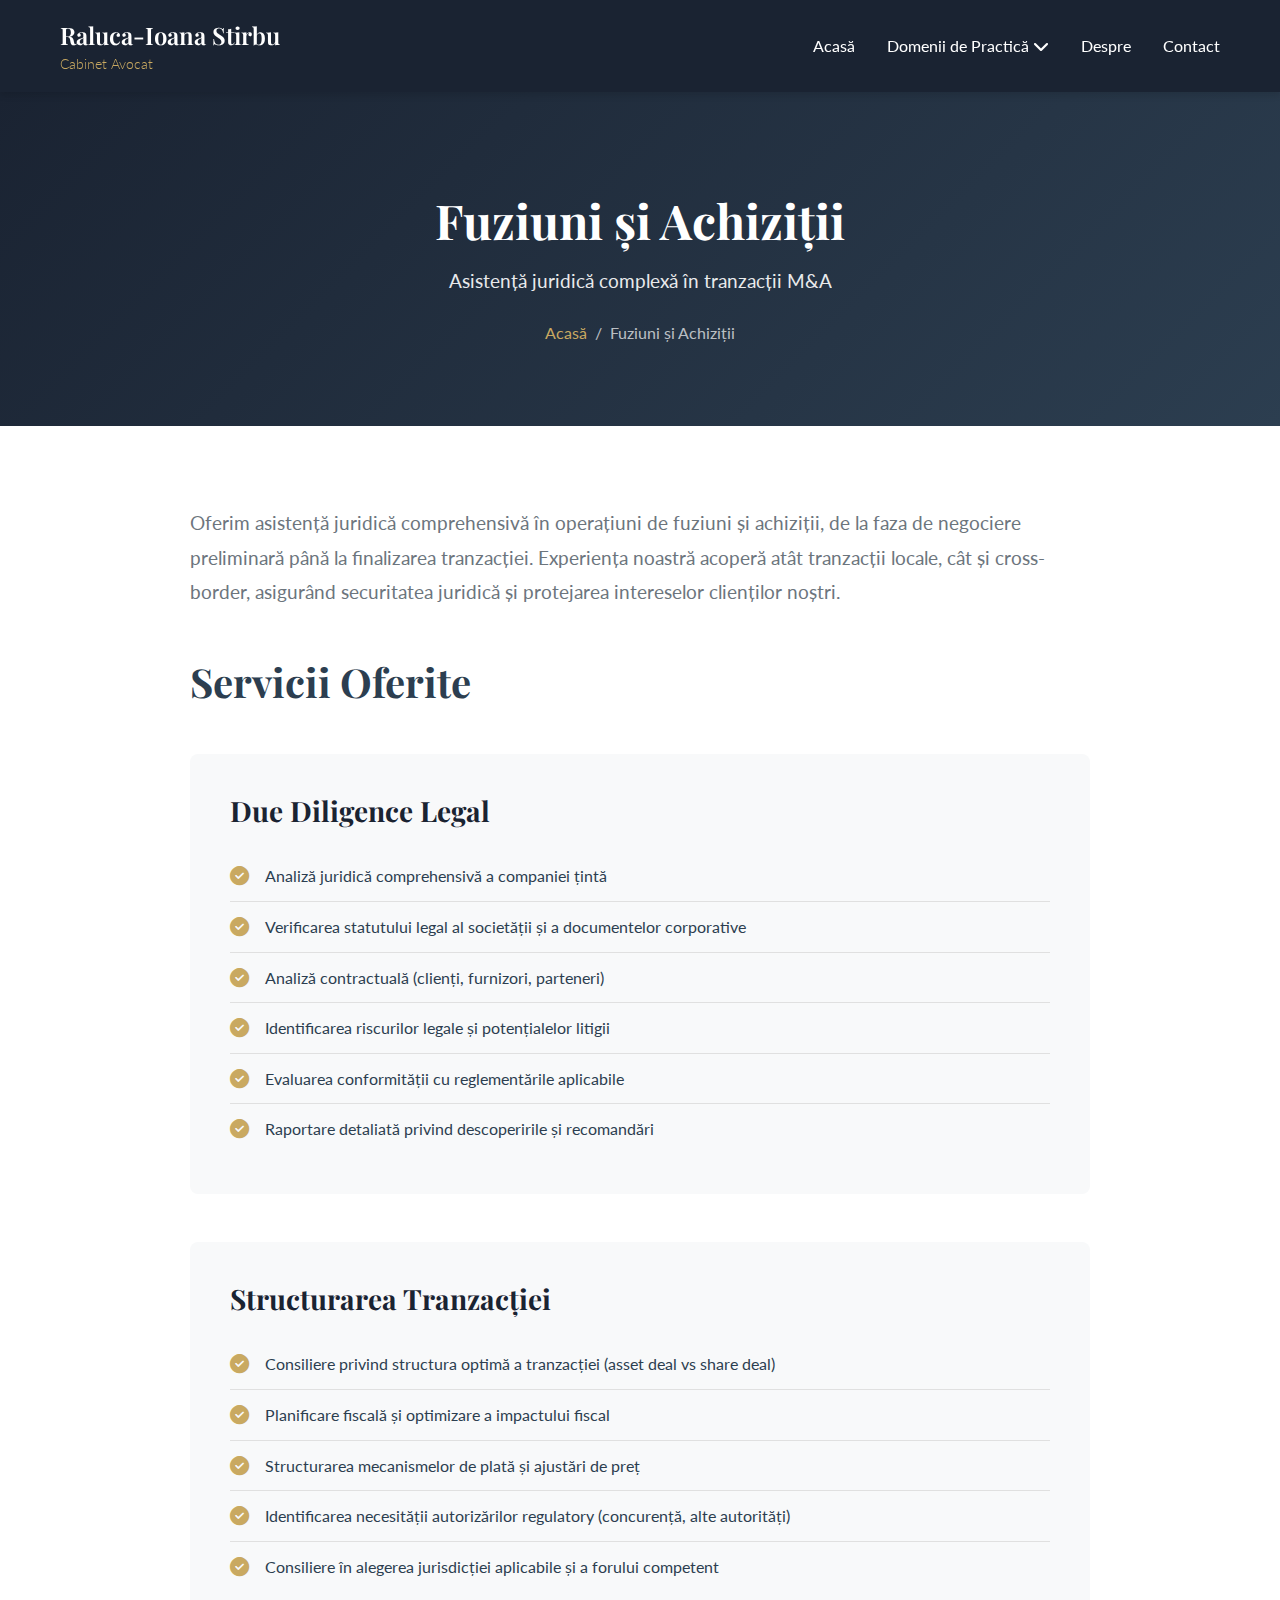
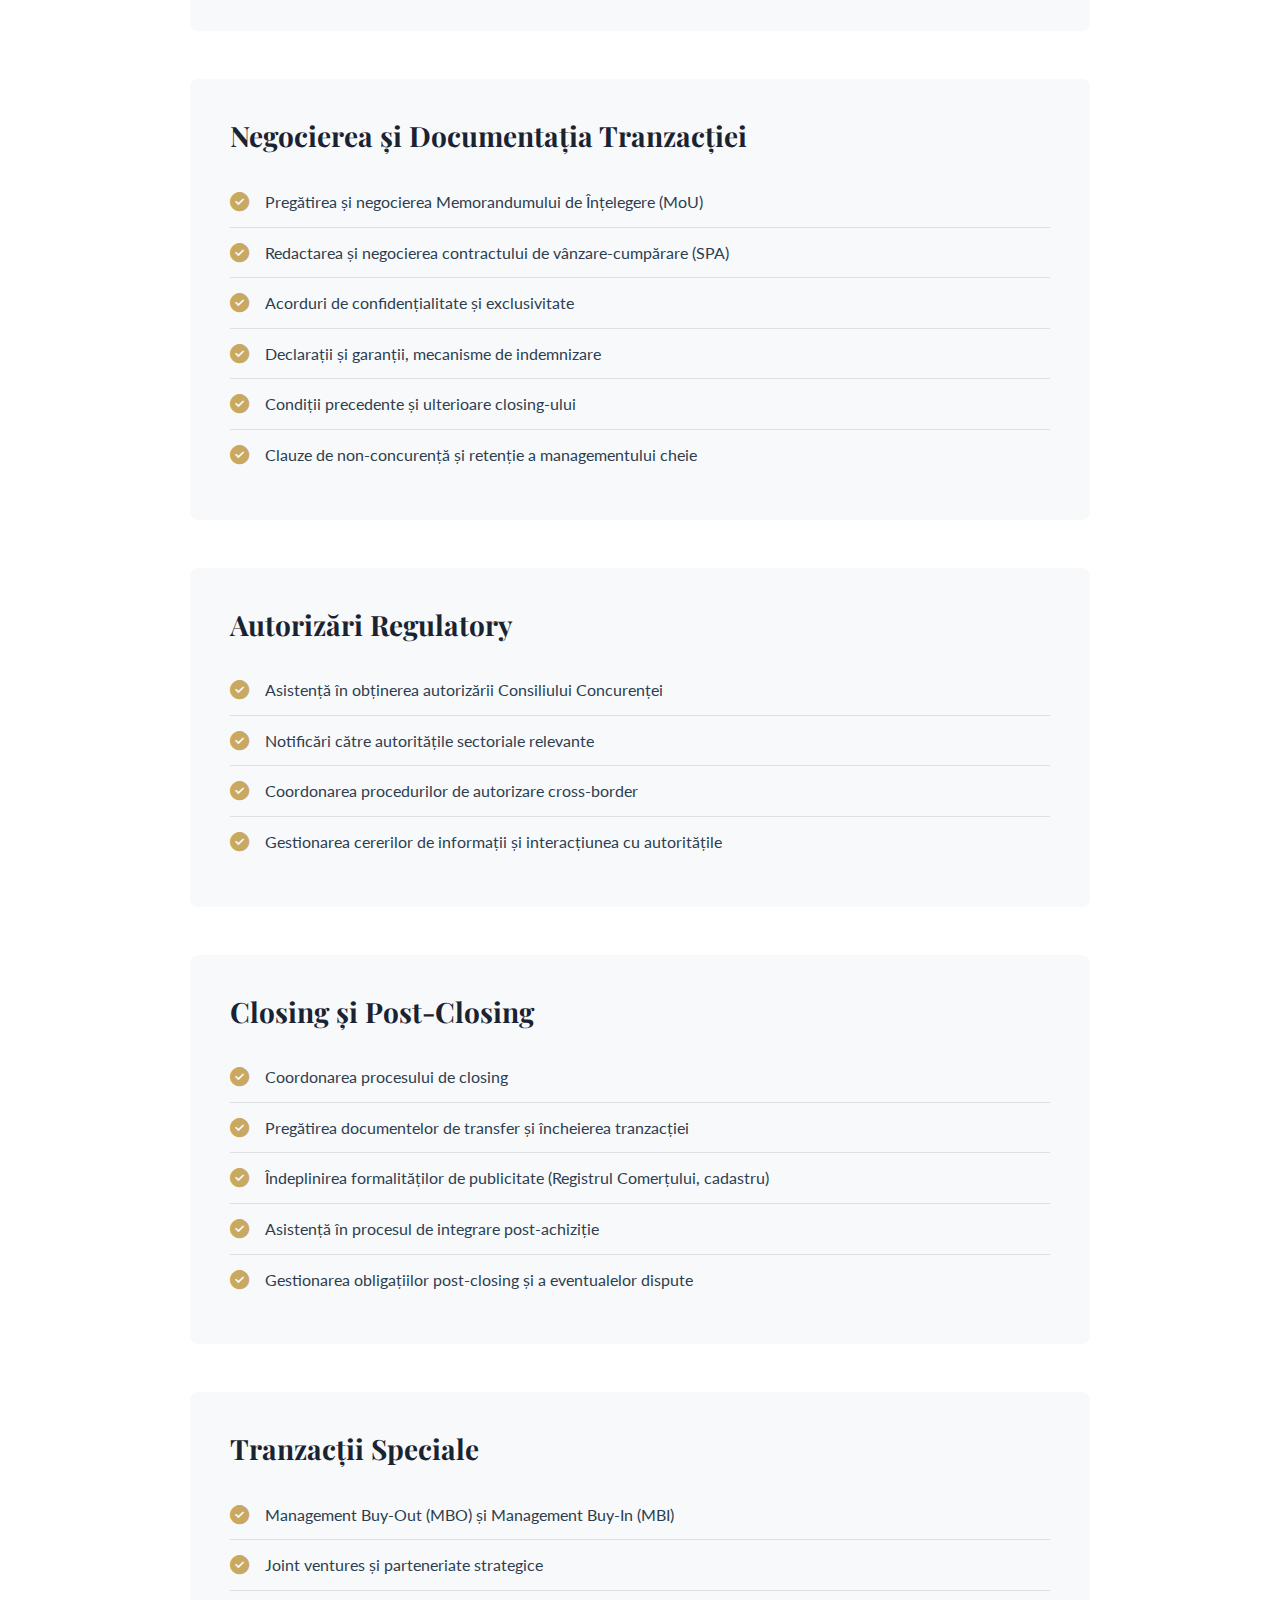
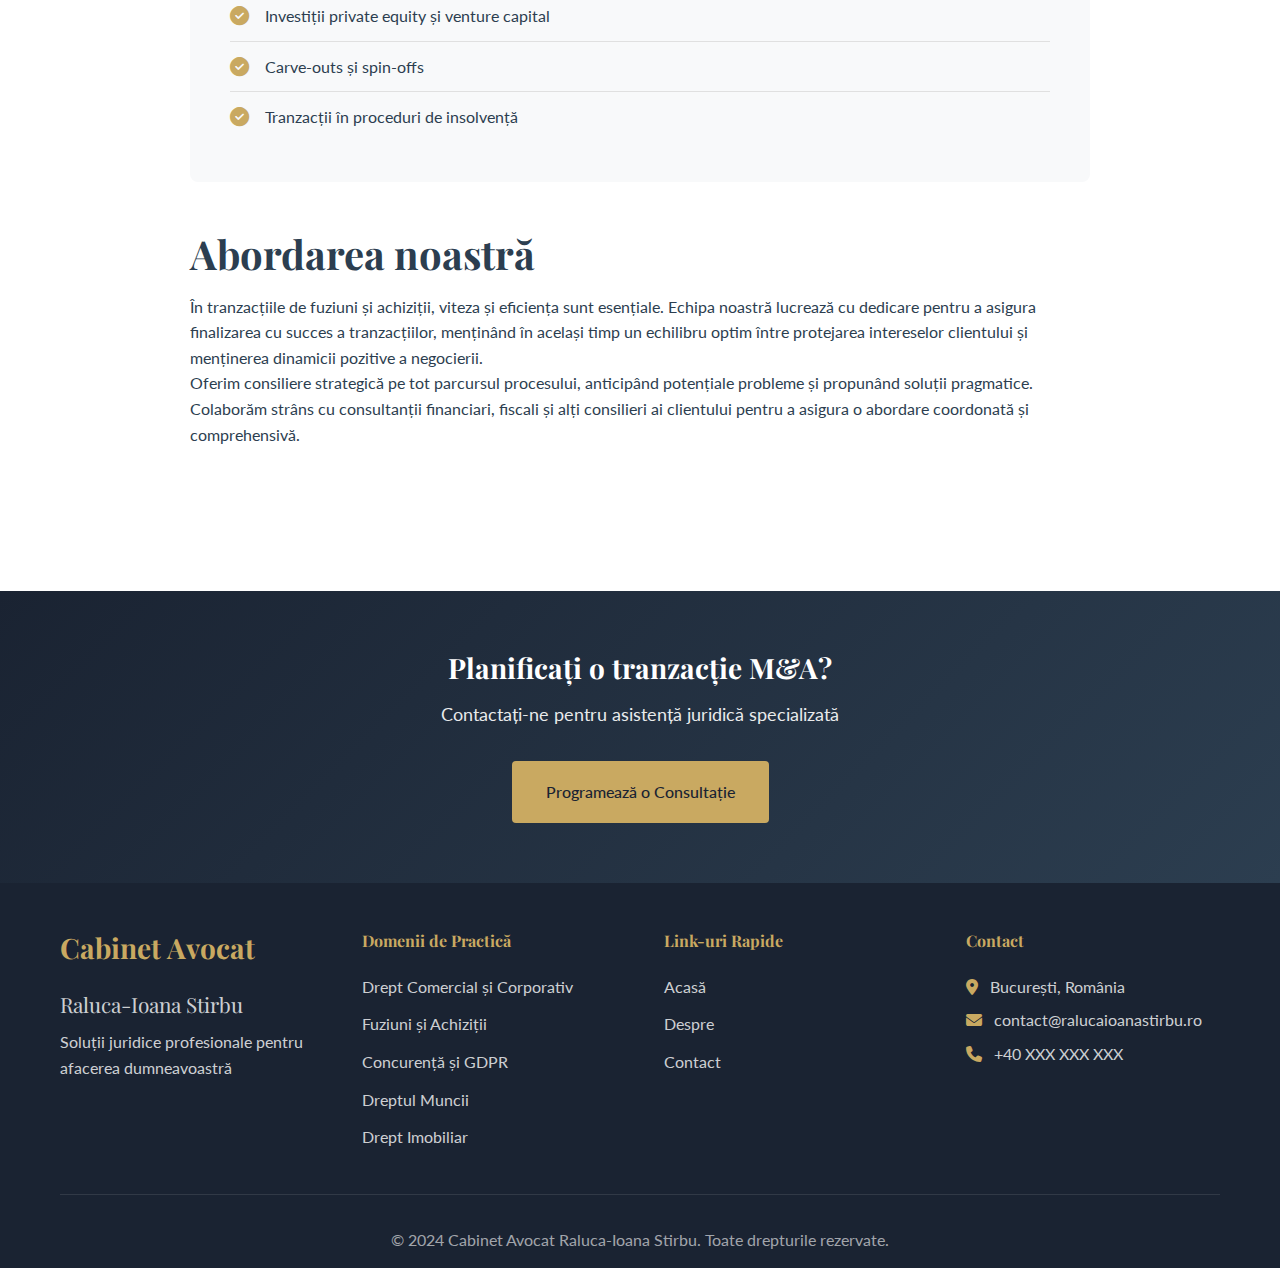
<file: fuziuni-achizitii.html>
<!DOCTYPE html>
<html lang="ro">
<head>
    <meta charset="UTF-8">
    <meta name="viewport" content="width=device-width, initial-scale=1.0">
    <meta name="description" content="Servicii juridice specializate în fuziuni și achiziții - Cabinet Avocat Raluca-Ioana Stirbu">
    <title>Fuziuni și Achiziții | Raluca-Ioana Stirbu</title>
    <link rel="stylesheet" href="css/style.css">
    <link rel="preconnect" href="https://fonts.googleapis.com">
    <link rel="preconnect" href="https://fonts.gstatic.com" crossorigin>
    <link href="https://fonts.googleapis.com/css2?family=Playfair+Display:wght@400;500;600;700&family=Lato:wght@300;400;700&display=swap" rel="stylesheet">
    <link rel="stylesheet" href="https://cdn.jsdelivr.net/npm/@fortawesome/fontawesome-free@6.4.0/css/all.min.css">
</head>
<body>
    <!-- Navigation -->
    <nav class="navbar" id="navbar">
        <div class="container">
            <div class="nav-wrapper">
                <a href="index.html" class="logo">
                    <span class="logo-text">Raluca-Ioana Stirbu</span>
                    <span class="logo-subtitle">Cabinet Avocat</span>
                </a>
                <button class="mobile-menu-toggle" id="mobileMenuToggle" aria-label="Toggle menu">
                    <span></span>
                    <span></span>
                    <span></span>
                </button>
                <ul class="nav-menu" id="navMenu">
                    <li><a href="index.html">Acasă</a></li>
                    <li class="dropdown">
                        <a href="index.html#practice-areas">Domenii de Practică <i class="fas fa-chevron-down"></i></a>
                        <ul class="dropdown-menu">
                            <li><a href="drept-comercial.html">Drept Comercial și Corporativ</a></li>
                            <li><a href="fuziuni-achizitii.html" class="active">Fuziuni și Achiziții</a></li>
                            <li><a href="concurenta-gdpr.html">Concurență și GDPR</a></li>
                            <li><a href="dreptul-muncii.html">Dreptul Muncii</a></li>
                            <li><a href="drept-imobiliar.html">Drept Imobiliar</a></li>
                        </ul>
                    </li>
                    <li><a href="index.html#about">Despre</a></li>
                    <li><a href="index.html#contact">Contact</a></li>
                </ul>
            </div>
        </div>
    </nav>

    <!-- Page Hero -->
    <section class="page-hero">
        <div class="container">
            <h1>Fuziuni și Achiziții</h1>
            <p>Asistență juridică complexă în tranzacții M&A</p>
            <div class="breadcrumb">
                <a href="index.html">Acasă</a>
                <span>/</span>
                <span>Fuziuni și Achiziții</span>
            </div>
        </div>
    </section>

    <!-- Practice Detail Content -->
    <section class="practice-detail">
        <div class="container">
            <div class="practice-detail-content">
                <p class="practice-intro">
                    Oferim asistență juridică comprehensivă în operațiuni de fuziuni și achiziții, 
                    de la faza de negociere preliminară până la finalizarea tranzacției. Experiența 
                    noastră acoperă atât tranzacții locale, cât și cross-border, asigurând securitatea 
                    juridică și protejarea intereselor clienților noștri.
                </p>

                <h2>Servicii Oferite</h2>
                <div class="services-list">
                    <h3>Due Diligence Legal</h3>
                    <ul>
                        <li>
                            <i class="fas fa-check-circle"></i>
                            <span>Analiză juridică comprehensivă a companiei țintă</span>
                        </li>
                        <li>
                            <i class="fas fa-check-circle"></i>
                            <span>Verificarea statutului legal al societății și a documentelor corporative</span>
                        </li>
                        <li>
                            <i class="fas fa-check-circle"></i>
                            <span>Analiză contractuală (clienți, furnizori, parteneri)</span>
                        </li>
                        <li>
                            <i class="fas fa-check-circle"></i>
                            <span>Identificarea riscurilor legale și potențialelor litigii</span>
                        </li>
                        <li>
                            <i class="fas fa-check-circle"></i>
                            <span>Evaluarea conformității cu reglementările aplicabile</span>
                        </li>
                        <li>
                            <i class="fas fa-check-circle"></i>
                            <span>Raportare detaliată privind descoperirile și recomandări</span>
                        </li>
                    </ul>
                </div>

                <div class="services-list">
                    <h3>Structurarea Tranzacției</h3>
                    <ul>
                        <li>
                            <i class="fas fa-check-circle"></i>
                            <span>Consiliere privind structura optimă a tranzacției (asset deal vs share deal)</span>
                        </li>
                        <li>
                            <i class="fas fa-check-circle"></i>
                            <span>Planificare fiscală și optimizare a impactului fiscal</span>
                        </li>
                        <li>
                            <i class="fas fa-check-circle"></i>
                            <span>Structurarea mecanismelor de plată și ajustări de preț</span>
                        </li>
                        <li>
                            <i class="fas fa-check-circle"></i>
                            <span>Identificarea necesității autorizărilor regulatory (concurență, alte autorități)</span>
                        </li>
                        <li>
                            <i class="fas fa-check-circle"></i>
                            <span>Consiliere în alegerea jurisdicției aplicabile și a forului competent</span>
                        </li>
                    </ul>
                </div>

                <div class="services-list">
                    <h3>Negocierea și Documentația Tranzacției</h3>
                    <ul>
                        <li>
                            <i class="fas fa-check-circle"></i>
                            <span>Pregătirea și negocierea Memorandumului de Înțelegere (MoU)</span>
                        </li>
                        <li>
                            <i class="fas fa-check-circle"></i>
                            <span>Redactarea și negocierea contractului de vânzare-cumpărare (SPA)</span>
                        </li>
                        <li>
                            <i class="fas fa-check-circle"></i>
                            <span>Acorduri de confidențialitate și exclusivitate</span>
                        </li>
                        <li>
                            <i class="fas fa-check-circle"></i>
                            <span>Declarații și garanții, mecanisme de indemnizare</span>
                        </li>
                        <li>
                            <i class="fas fa-check-circle"></i>
                            <span>Condiții precedente și ulterioare closing-ului</span>
                        </li>
                        <li>
                            <i class="fas fa-check-circle"></i>
                            <span>Clauze de non-concurență și retenție a managementului cheie</span>
                        </li>
                    </ul>
                </div>

                <div class="services-list">
                    <h3>Autorizări Regulatory</h3>
                    <ul>
                        <li>
                            <i class="fas fa-check-circle"></i>
                            <span>Asistență în obținerea autorizării Consiliului Concurenței</span>
                        </li>
                        <li>
                            <i class="fas fa-check-circle"></i>
                            <span>Notificări către autoritățile sectoriale relevante</span>
                        </li>
                        <li>
                            <i class="fas fa-check-circle"></i>
                            <span>Coordonarea procedurilor de autorizare cross-border</span>
                        </li>
                        <li>
                            <i class="fas fa-check-circle"></i>
                            <span>Gestionarea cererilor de informații și interacțiunea cu autoritățile</span>
                        </li>
                    </ul>
                </div>

                <div class="services-list">
                    <h3>Closing și Post-Closing</h3>
                    <ul>
                        <li>
                            <i class="fas fa-check-circle"></i>
                            <span>Coordonarea procesului de closing</span>
                        </li>
                        <li>
                            <i class="fas fa-check-circle"></i>
                            <span>Pregătirea documentelor de transfer și încheierea tranzacției</span>
                        </li>
                        <li>
                            <i class="fas fa-check-circle"></i>
                            <span>Îndeplinirea formalităților de publicitate (Registrul Comerțului, cadastru)</span>
                        </li>
                        <li>
                            <i class="fas fa-check-circle"></i>
                            <span>Asistență în procesul de integrare post-achiziție</span>
                        </li>
                        <li>
                            <i class="fas fa-check-circle"></i>
                            <span>Gestionarea obligațiilor post-closing și a eventualelor dispute</span>
                        </li>
                    </ul>
                </div>

                <div class="services-list">
                    <h3>Tranzacții Speciale</h3>
                    <ul>
                        <li>
                            <i class="fas fa-check-circle"></i>
                            <span>Management Buy-Out (MBO) și Management Buy-In (MBI)</span>
                        </li>
                        <li>
                            <i class="fas fa-check-circle"></i>
                            <span>Joint ventures și parteneriate strategice</span>
                        </li>
                        <li>
                            <i class="fas fa-check-circle"></i>
                            <span>Investiții private equity și venture capital</span>
                        </li>
                        <li>
                            <i class="fas fa-check-circle"></i>
                            <span>Carve-outs și spin-offs</span>
                        </li>
                        <li>
                            <i class="fas fa-check-circle"></i>
                            <span>Tranzacții în proceduri de insolvență</span>
                        </li>
                    </ul>
                </div>

                <h2>Abordarea noastră</h2>
                <p>
                    În tranzacțiile de fuziuni și achiziții, viteza și eficiența sunt esențiale. 
                    Echipa noastră lucrează cu dedicare pentru a asigura finalizarea cu succes a 
                    tranzacțiilor, menținând în același timp un echilibru optim între protejarea 
                    intereselor clientului și menținerea dinamicii pozitive a negocierii.
                </p>
                <p>
                    Oferim consiliere strategică pe tot parcursul procesului, anticipând potențiale 
                    probleme și propunând soluții pragmatice. Colaborăm strâns cu consultanții financiari, 
                    fiscali și alți consilieri ai clientului pentru a asigura o abordare coordonată 
                    și comprehensivă.
                </p>
            </div>
        </div>
    </section>

    <!-- CTA Section -->
    <section class="cta-section">
        <div class="container">
            <h3>Planificați o tranzacție M&A?</h3>
            <p>Contactați-ne pentru asistență juridică specializată</p>
            <a href="index.html#contact" class="btn btn-primary">Programează o Consultație</a>
        </div>
    </section>

    <!-- Footer -->
    <footer class="footer">
        <div class="container">
            <div class="footer-content">
                <div class="footer-section">
                    <h3>Cabinet Avocat</h3>
                    <p class="footer-logo">Raluca-Ioana Stirbu</p>
                    <p>Soluții juridice profesionale pentru afacerea dumneavoastră</p>
                </div>
                <div class="footer-section">
                    <h4>Domenii de Practică</h4>
                    <ul>
                        <li><a href="drept-comercial.html">Drept Comercial și Corporativ</a></li>
                        <li><a href="fuziuni-achizitii.html">Fuziuni și Achiziții</a></li>
                        <li><a href="concurenta-gdpr.html">Concurență și GDPR</a></li>
                        <li><a href="dreptul-muncii.html">Dreptul Muncii</a></li>
                        <li><a href="drept-imobiliar.html">Drept Imobiliar</a></li>
                    </ul>
                </div>
                <div class="footer-section">
                    <h4>Link-uri Rapide</h4>
                    <ul>
                        <li><a href="index.html">Acasă</a></li>
                        <li><a href="index.html#about">Despre</a></li>
                        <li><a href="index.html#contact">Contact</a></li>
                    </ul>
                </div>
                <div class="footer-section">
                    <h4>Contact</h4>
                    <p><i class="fas fa-map-marker-alt"></i> București, România</p>
                    <p><i class="fas fa-envelope"></i> contact@ralucaioanastirbu.ro</p>
                    <p><i class="fas fa-phone"></i> +40 XXX XXX XXX</p>
                </div>
            </div>
            <div class="footer-bottom">
                <p>&copy; 2024 Cabinet Avocat Raluca-Ioana Stirbu. Toate drepturile rezervate.</p>
            </div>
        </div>
    </footer>

    <script src="js/main.js"></script>
</body>
</html>
</file>
<file: css/style.css>
/* ===========================
   Global Styles & Variables
   =========================== */
:root {
    --primary-color: #1a2332;
    --secondary-color: #c9a961;
    --accent-color: #8b7355;
    --text-dark: #2c3e50;
    --text-light: #6c757d;
    --white: #ffffff;
    --light-bg: #f8f9fa;
    --border-color: #e0e0e0;
    --shadow: 0 4px 6px rgba(0, 0, 0, 0.1);
    --shadow-lg: 0 10px 30px rgba(0, 0, 0, 0.15);
}

* {
    margin: 0;
    padding: 0;
    box-sizing: border-box;
}

html {
    scroll-behavior: smooth;
}

body {
    font-family: 'Lato', sans-serif;
    line-height: 1.6;
    color: var(--text-dark);
    background-color: var(--white);
}

h1, h2, h3, h4, h5, h6 {
    font-family: 'Playfair Display', serif;
    line-height: 1.2;
    margin-bottom: 1rem;
}

h1 {
    font-size: 3rem;
}

h2 {
    font-size: 2.5rem;
}

h3 {
    font-size: 1.75rem;
}

a {
    text-decoration: none;
    color: inherit;
    transition: all 0.3s ease;
}

img {
    max-width: 100%;
    height: auto;
    display: block;
}

.container {
    max-width: 1200px;
    margin: 0 auto;
    padding: 0 20px;
}

/* ===========================
   Navigation Bar
   =========================== */
.navbar {
    background-color: var(--primary-color);
    padding: 1rem 0;
    position: sticky;
    top: 0;
    z-index: 1000;
    box-shadow: var(--shadow);
}

.navbar.scrolled {
    padding: 0.5rem 0;
    box-shadow: var(--shadow-lg);
}

.nav-wrapper {
    display: flex;
    justify-content: space-between;
    align-items: center;
}

.logo {
    display: flex;
    flex-direction: column;
    color: var(--white);
}

.logo-text {
    font-family: 'Playfair Display', serif;
    font-size: 1.5rem;
    font-weight: 600;
}

.logo-subtitle {
    font-size: 0.85rem;
    color: var(--secondary-color);
    font-weight: 300;
}

.nav-menu {
    display: flex;
    list-style: none;
    gap: 2rem;
    align-items: center;
}

.nav-menu li {
    position: relative;
}

.nav-menu a {
    color: var(--white);
    font-weight: 400;
    padding: 0.5rem 0;
    display: block;
}

.nav-menu a:hover,
.nav-menu a.active {
    color: var(--secondary-color);
}

.dropdown-menu {
    display: none;
    position: absolute;
    top: 100%;
    left: 0;
    background-color: var(--primary-color);
    min-width: 280px;
    padding: 1rem 0;
    box-shadow: var(--shadow-lg);
    list-style: none;
    border-top: 2px solid var(--secondary-color);
}

.dropdown:hover .dropdown-menu {
    display: block;
}

.dropdown-menu li {
    padding: 0;
}

.dropdown-menu a {
    padding: 0.75rem 1.5rem;
    display: block;
}

.dropdown-menu a:hover {
    background-color: rgba(201, 169, 97, 0.1);
}

.mobile-menu-toggle {
    display: none;
    flex-direction: column;
    background: none;
    border: none;
    cursor: pointer;
    padding: 0.5rem;
}

.mobile-menu-toggle span {
    width: 25px;
    height: 3px;
    background-color: var(--white);
    margin: 3px 0;
    transition: 0.3s;
}

/* ===========================
   Hero Section
   =========================== */
.hero {
    background: linear-gradient(135deg, var(--primary-color) 0%, #2c3e50 100%);
    color: var(--white);
    padding: 120px 0 100px;
    position: relative;
    overflow: hidden;
}

.hero-overlay {
    position: absolute;
    top: 0;
    left: 0;
    right: 0;
    bottom: 0;
    background: url('data:image/svg+xml,<svg xmlns="http://www.w3.org/2000/svg" viewBox="0 0 1440 320"><path fill="rgba(201,169,97,0.1)" d="M0,96L48,112C96,128,192,160,288,160C384,160,480,128,576,122.7C672,117,768,139,864,144C960,149,1056,139,1152,122.7C1248,107,1344,85,1392,74.7L1440,64L1440,320L1392,320C1344,320,1248,320,1152,320C1056,320,960,320,864,320C768,320,672,320,576,320C480,320,384,320,288,320C192,320,96,320,48,320L0,320Z"></path></svg>') no-repeat bottom;
    background-size: cover;
    opacity: 0.3;
}

.hero-content {
    position: relative;
    z-index: 1;
    max-width: 800px;
    text-align: center;
    margin: 0 auto;
}

.hero-title {
    font-size: 3.5rem;
    margin-bottom: 1rem;
    color: var(--white);
}

.hero-subtitle {
    font-size: 1.5rem;
    color: var(--secondary-color);
    margin-bottom: 1.5rem;
    font-weight: 300;
}

.hero-description {
    font-size: 1.2rem;
    margin-bottom: 2.5rem;
    opacity: 0.9;
}

.hero-buttons {
    display: flex;
    gap: 1.5rem;
    justify-content: center;
    flex-wrap: wrap;
}

/* ===========================
   Buttons
   =========================== */
.btn {
    display: inline-block;
    padding: 1rem 2rem;
    font-size: 1rem;
    font-weight: 500;
    border-radius: 4px;
    transition: all 0.3s ease;
    cursor: pointer;
    border: 2px solid transparent;
    text-align: center;
}

.btn-primary {
    background-color: var(--secondary-color);
    color: var(--primary-color);
}

.btn-primary:hover {
    background-color: transparent;
    border-color: var(--secondary-color);
    color: var(--secondary-color);
}

.btn-secondary {
    background-color: transparent;
    border-color: var(--white);
    color: var(--white);
}

.btn-secondary:hover {
    background-color: var(--white);
    color: var(--primary-color);
}

/* ===========================
   Section Headers
   =========================== */
.section-header {
    text-align: center;
    margin-bottom: 4rem;
}

.section-header h2 {
    color: var(--primary-color);
    margin-bottom: 1rem;
}

.section-header p {
    color: var(--text-light);
    font-size: 1.1rem;
}

/* ===========================
   Practice Areas Section
   =========================== */
.practice-areas {
    padding: 80px 0;
    background-color: var(--white);
}

.practice-grid {
    display: grid;
    grid-template-columns: repeat(auto-fit, minmax(320px, 1fr));
    gap: 2rem;
}

.practice-card {
    background-color: var(--white);
    padding: 2.5rem;
    border-radius: 8px;
    box-shadow: var(--shadow);
    transition: all 0.3s ease;
    border-top: 4px solid var(--secondary-color);
}

.practice-card:hover {
    transform: translateY(-10px);
    box-shadow: var(--shadow-lg);
}

.practice-card-highlight {
    background: linear-gradient(135deg, var(--primary-color) 0%, #2c3e50 100%);
    color: var(--white);
}

.practice-card-highlight h3,
.practice-card-highlight p {
    color: var(--white);
}

.practice-icon {
    font-size: 3rem;
    color: var(--secondary-color);
    margin-bottom: 1.5rem;
}

.practice-card-highlight .practice-icon {
    color: var(--secondary-color);
}

.practice-card h3 {
    color: var(--primary-color);
    margin-bottom: 1rem;
}

.practice-card-highlight h3 {
    color: var(--white);
}

.practice-card p {
    color: var(--text-light);
    margin-bottom: 1.5rem;
    line-height: 1.8;
}

.practice-link {
    display: inline-flex;
    align-items: center;
    gap: 0.5rem;
    color: var(--secondary-color);
    font-weight: 600;
    transition: gap 0.3s ease;
}

.practice-link:hover {
    gap: 1rem;
}

.practice-card-highlight .practice-link {
    color: var(--secondary-color);
}

/* ===========================
   About Section
   =========================== */
.about {
    padding: 80px 0;
    background-color: var(--light-bg);
}

.about-content {
    display: grid;
    grid-template-columns: 1fr 2fr;
    gap: 4rem;
    align-items: center;
}

.about-image {
    position: relative;
}

.image-placeholder {
    width: 100%;
    aspect-ratio: 3/4;
    background: linear-gradient(135deg, var(--primary-color) 0%, var(--accent-color) 100%);
    border-radius: 8px;
    display: flex;
    align-items: center;
    justify-content: center;
    font-size: 8rem;
    color: var(--secondary-color);
}

.about-text h2 {
    color: var(--primary-color);
    margin-bottom: 1.5rem;
}

.about-text .lead {
    font-size: 1.2rem;
    color: var(--text-dark);
    margin-bottom: 1.5rem;
    font-weight: 400;
}

.about-text p {
    color: var(--text-light);
    margin-bottom: 1.5rem;
    line-height: 1.8;
}

.about-highlights {
    display: grid;
    grid-template-columns: repeat(2, 1fr);
    gap: 1rem;
    margin-top: 2rem;
}

.highlight-item {
    display: flex;
    align-items: center;
    gap: 0.75rem;
}

.highlight-item i {
    color: var(--secondary-color);
    font-size: 1.2rem;
}

.highlight-item span {
    color: var(--text-dark);
}

/* ===========================
   Why Choose Section
   =========================== */
.why-choose {
    padding: 80px 0;
    background-color: var(--white);
}

.features-grid {
    display: grid;
    grid-template-columns: repeat(auto-fit, minmax(250px, 1fr));
    gap: 3rem;
}

.feature-item {
    text-align: center;
}

.feature-icon {
    width: 80px;
    height: 80px;
    background-color: var(--light-bg);
    border-radius: 50%;
    display: flex;
    align-items: center;
    justify-content: center;
    margin: 0 auto 1.5rem;
    font-size: 2rem;
    color: var(--secondary-color);
}

.feature-item h3 {
    color: var(--primary-color);
    margin-bottom: 1rem;
}

.feature-item p {
    color: var(--text-light);
    line-height: 1.8;
}

/* ===========================
   Contact Section
   =========================== */
.contact {
    padding: 80px 0;
    background-color: var(--light-bg);
}

.contact-content {
    display: grid;
    grid-template-columns: 1fr 1.5fr;
    gap: 4rem;
}

.contact-info h3 {
    color: var(--primary-color);
    margin-bottom: 2rem;
}

.contact-item {
    display: flex;
    gap: 1.5rem;
    margin-bottom: 2rem;
}

.contact-item i {
    font-size: 1.5rem;
    color: var(--secondary-color);
    margin-top: 0.25rem;
}

.contact-item h4 {
    color: var(--primary-color);
    margin-bottom: 0.5rem;
    font-size: 1rem;
}

.contact-item p {
    color: var(--text-light);
}

.contact-item a {
    color: var(--text-light);
}

.contact-item a:hover {
    color: var(--secondary-color);
}

.contact-form-wrapper {
    background-color: var(--white);
    padding: 2.5rem;
    border-radius: 8px;
    box-shadow: var(--shadow);
}

.contact-form-wrapper h3 {
    color: var(--primary-color);
    margin-bottom: 2rem;
}

.form-group {
    margin-bottom: 1.5rem;
}

.form-group label {
    display: block;
    margin-bottom: 0.5rem;
    color: var(--text-dark);
    font-weight: 500;
}

.form-group input,
.form-group select,
.form-group textarea {
    width: 100%;
    padding: 0.75rem;
    border: 1px solid var(--border-color);
    border-radius: 4px;
    font-family: inherit;
    font-size: 1rem;
    transition: border-color 0.3s ease;
}

.form-group input:focus,
.form-group select:focus,
.form-group textarea:focus {
    outline: none;
    border-color: var(--secondary-color);
}

.form-message {
    margin-top: 1rem;
    padding: 1rem;
    border-radius: 4px;
    display: none;
}

.form-message.success {
    background-color: #d4edda;
    color: #155724;
    border: 1px solid #c3e6cb;
    display: block;
}

.form-message.error {
    background-color: #f8d7da;
    color: #721c24;
    border: 1px solid #f5c6cb;
    display: block;
}

/* ===========================
   Footer
   =========================== */
.footer {
    background-color: var(--primary-color);
    color: var(--white);
    padding: 3rem 0 1rem;
}

.footer-content {
    display: grid;
    grid-template-columns: repeat(auto-fit, minmax(250px, 1fr));
    gap: 3rem;
    margin-bottom: 2rem;
}

.footer-section h3,
.footer-section h4 {
    color: var(--secondary-color);
    margin-bottom: 1.5rem;
}

.footer-logo {
    font-family: 'Playfair Display', serif;
    font-size: 1.3rem;
    margin-bottom: 1rem;
}

.footer-section p {
    color: rgba(255, 255, 255, 0.8);
    margin-bottom: 0.5rem;
}

.footer-section ul {
    list-style: none;
}

.footer-section ul li {
    margin-bottom: 0.75rem;
}

.footer-section ul li a {
    color: rgba(255, 255, 255, 0.8);
}

.footer-section ul li a:hover {
    color: var(--secondary-color);
}

.footer-section i {
    color: var(--secondary-color);
    margin-right: 0.5rem;
}

.footer-bottom {
    text-align: center;
    padding-top: 2rem;
    border-top: 1px solid rgba(255, 255, 255, 0.1);
}

.footer-bottom p {
    color: rgba(255, 255, 255, 0.6);
}

/* ===========================
   Practice Area Detail Pages
   =========================== */
.page-hero {
    background: linear-gradient(135deg, var(--primary-color) 0%, #2c3e50 100%);
    color: var(--white);
    padding: 100px 0 80px;
    text-align: center;
}

.page-hero h1 {
    color: var(--white);
    margin-bottom: 1rem;
}

.page-hero p {
    font-size: 1.2rem;
    opacity: 0.9;
}

.breadcrumb {
    display: flex;
    align-items: center;
    gap: 0.5rem;
    justify-content: center;
    margin-top: 1.5rem;
    color: rgba(255, 255, 255, 0.7);
}

.breadcrumb a {
    color: var(--secondary-color);
}

.breadcrumb a:hover {
    text-decoration: underline;
}

.practice-detail {
    padding: 80px 0;
}

.practice-detail-content {
    max-width: 900px;
    margin: 0 auto;
}

.practice-intro {
    font-size: 1.2rem;
    color: var(--text-light);
    margin-bottom: 3rem;
    line-height: 1.8;
}

.services-list {
    background-color: var(--light-bg);
    padding: 2.5rem;
    border-radius: 8px;
    margin: 3rem 0;
}

.services-list h3 {
    color: var(--primary-color);
    margin-bottom: 1.5rem;
}

.services-list ul {
    list-style: none;
}

.services-list ul li {
    padding: 0.75rem 0;
    border-bottom: 1px solid var(--border-color);
    display: flex;
    align-items: flex-start;
    gap: 1rem;
}

.services-list ul li:last-child {
    border-bottom: none;
}

.services-list ul li i {
    color: var(--secondary-color);
    margin-top: 0.25rem;
    font-size: 1.2rem;
}

.cta-section {
    background: linear-gradient(135deg, var(--primary-color) 0%, #2c3e50 100%);
    color: var(--white);
    padding: 60px 0;
    text-align: center;
    margin-top: 4rem;
}

.cta-section h3 {
    color: var(--white);
    margin-bottom: 1rem;
}

.cta-section p {
    font-size: 1.1rem;
    margin-bottom: 2rem;
    opacity: 0.9;
}

/* ===========================
   Responsive Design
   =========================== */
@media (max-width: 968px) {
    .nav-menu {
        position: fixed;
        left: -100%;
        top: 70px;
        flex-direction: column;
        background-color: var(--primary-color);
        width: 100%;
        text-align: center;
        transition: 0.3s;
        box-shadow: var(--shadow-lg);
        padding: 2rem 0;
        gap: 0;
    }

    .nav-menu.active {
        left: 0;
    }

    .nav-menu li {
        padding: 1rem 0;
    }

    .mobile-menu-toggle {
        display: flex;
    }

    .dropdown-menu {
        position: static;
        box-shadow: none;
        border: none;
        padding: 0;
    }

    .dropdown:hover .dropdown-menu {
        display: none;
    }

    .dropdown.active .dropdown-menu {
        display: block;
    }

    .about-content {
        grid-template-columns: 1fr;
        gap: 2rem;
    }

    .contact-content {
        grid-template-columns: 1fr;
    }

    .about-highlights {
        grid-template-columns: 1fr;
    }
}

@media (max-width: 768px) {
    h1 {
        font-size: 2.5rem;
    }

    h2 {
        font-size: 2rem;
    }

    h3 {
        font-size: 1.5rem;
    }

    .hero-title {
        font-size: 2.5rem;
    }

    .hero-subtitle {
        font-size: 1.2rem;
    }

    .hero-buttons {
        flex-direction: column;
        align-items: center;
    }

    .btn {
        width: 100%;
        max-width: 300px;
    }

    .practice-grid {
        grid-template-columns: 1fr;
    }

    .features-grid {
        grid-template-columns: 1fr;
        gap: 2rem;
    }

    .footer-content {
        grid-template-columns: 1fr;
        gap: 2rem;
    }
}

@media (max-width: 480px) {
    .container {
        padding: 0 15px;
    }

    .hero {
        padding: 80px 0 60px;
    }

    .practice-areas,
    .about,
    .why-choose,
    .contact,
    .practice-detail {
        padding: 60px 0;
    }

    .section-header {
        margin-bottom: 2.5rem;
    }

    .practice-card,
    .contact-form-wrapper {
        padding: 1.5rem;
    }
}
</file>
